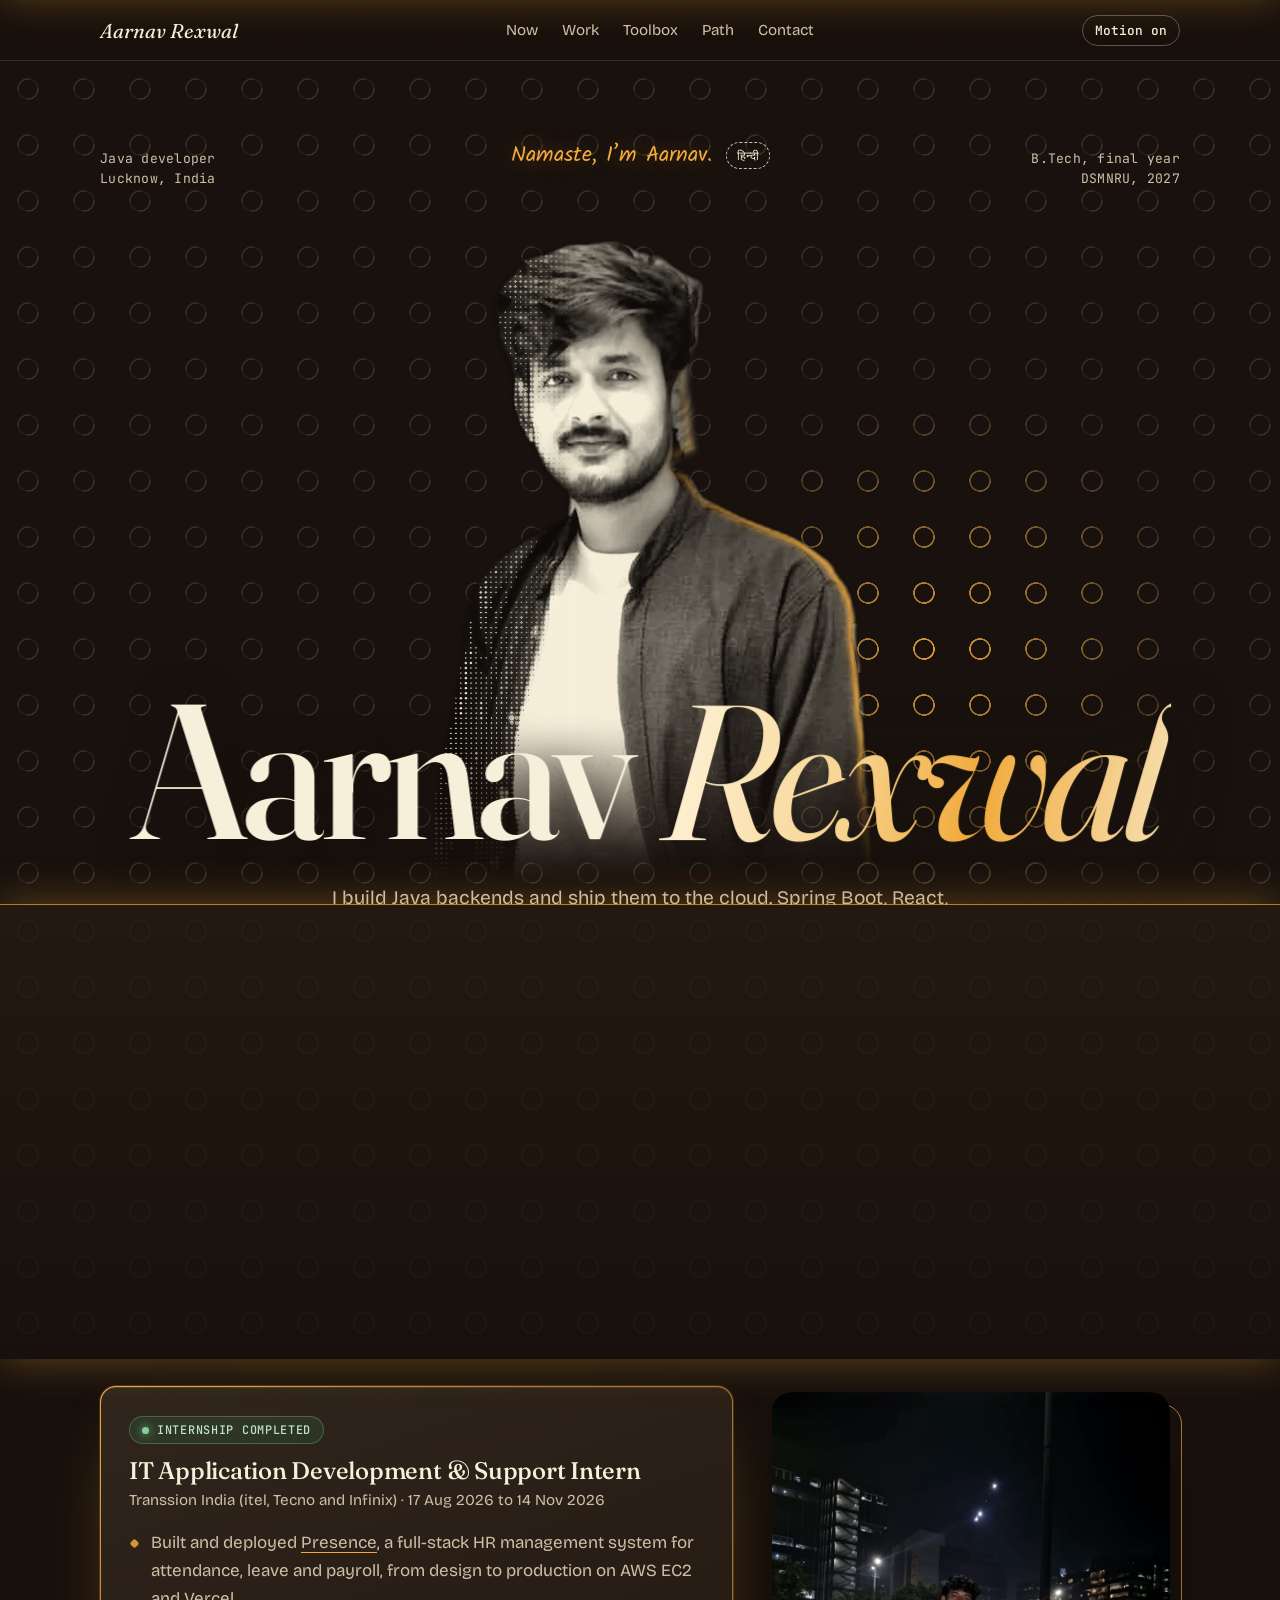
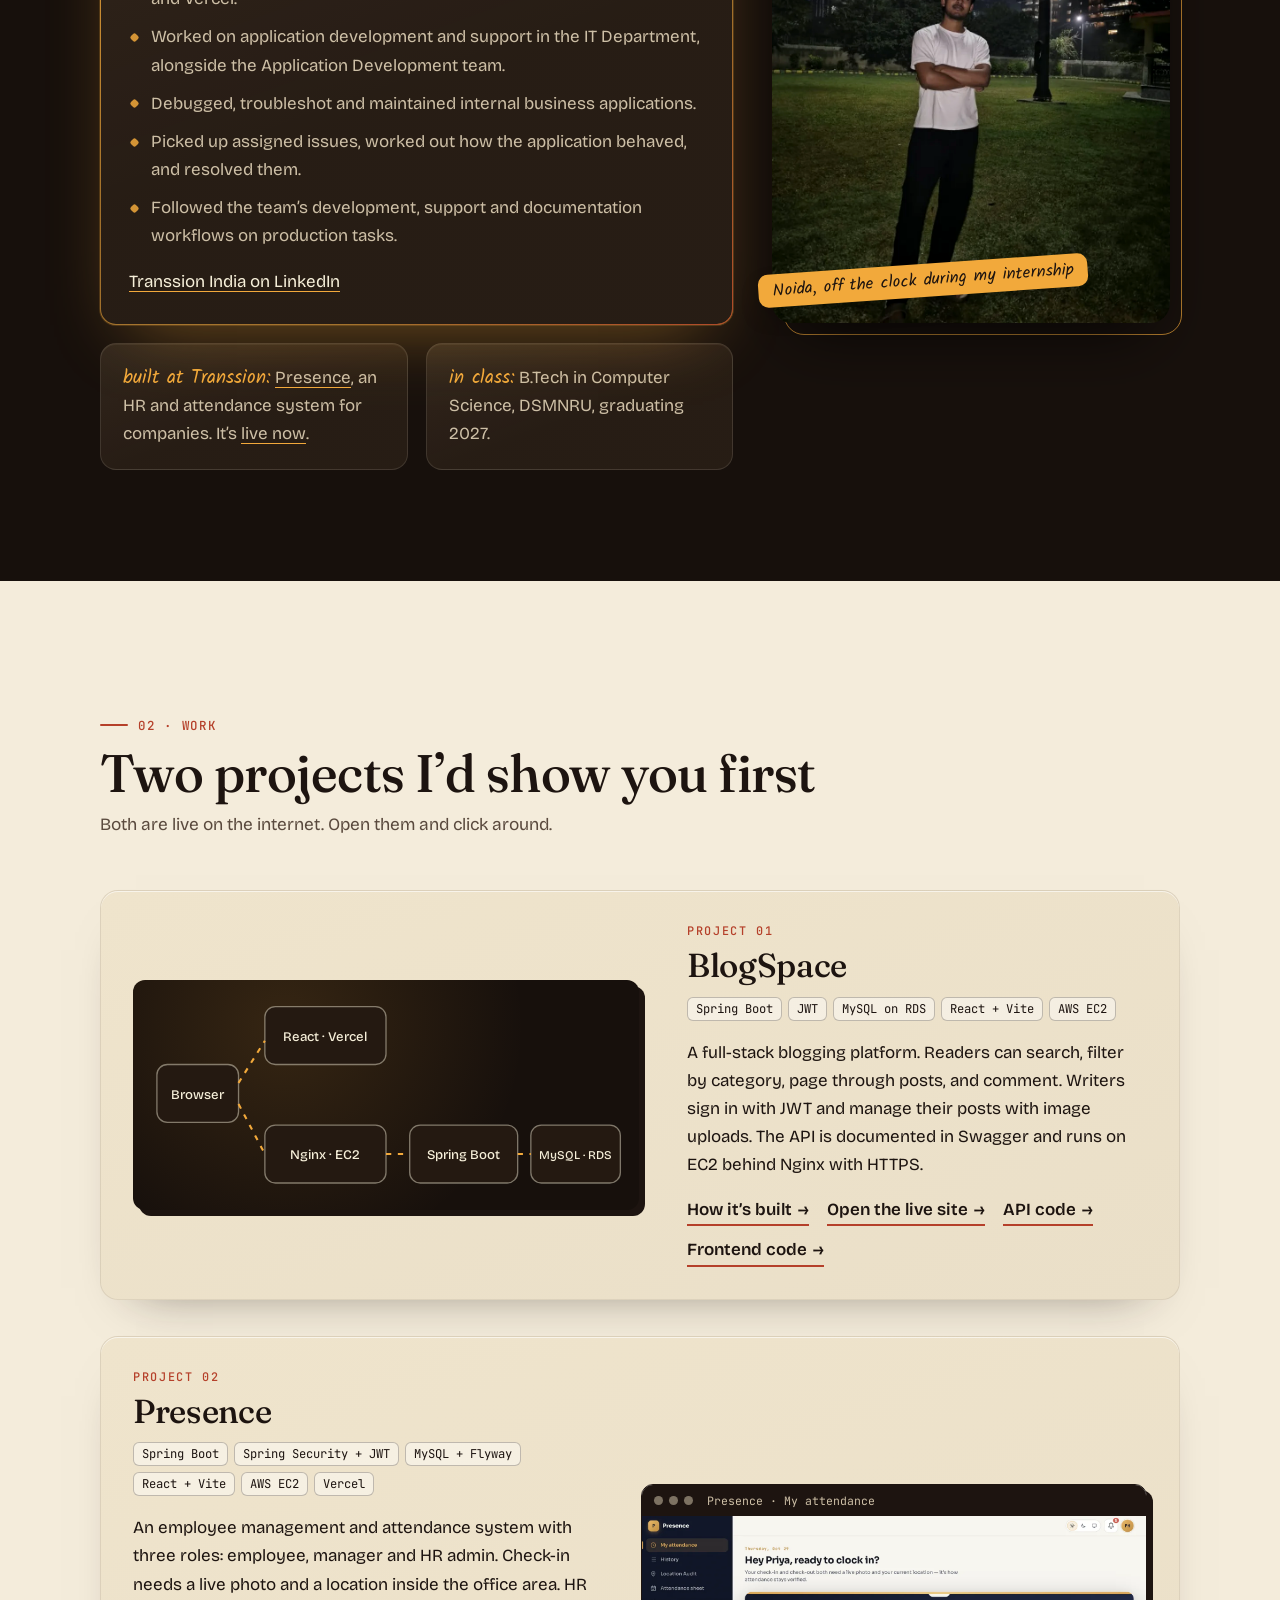
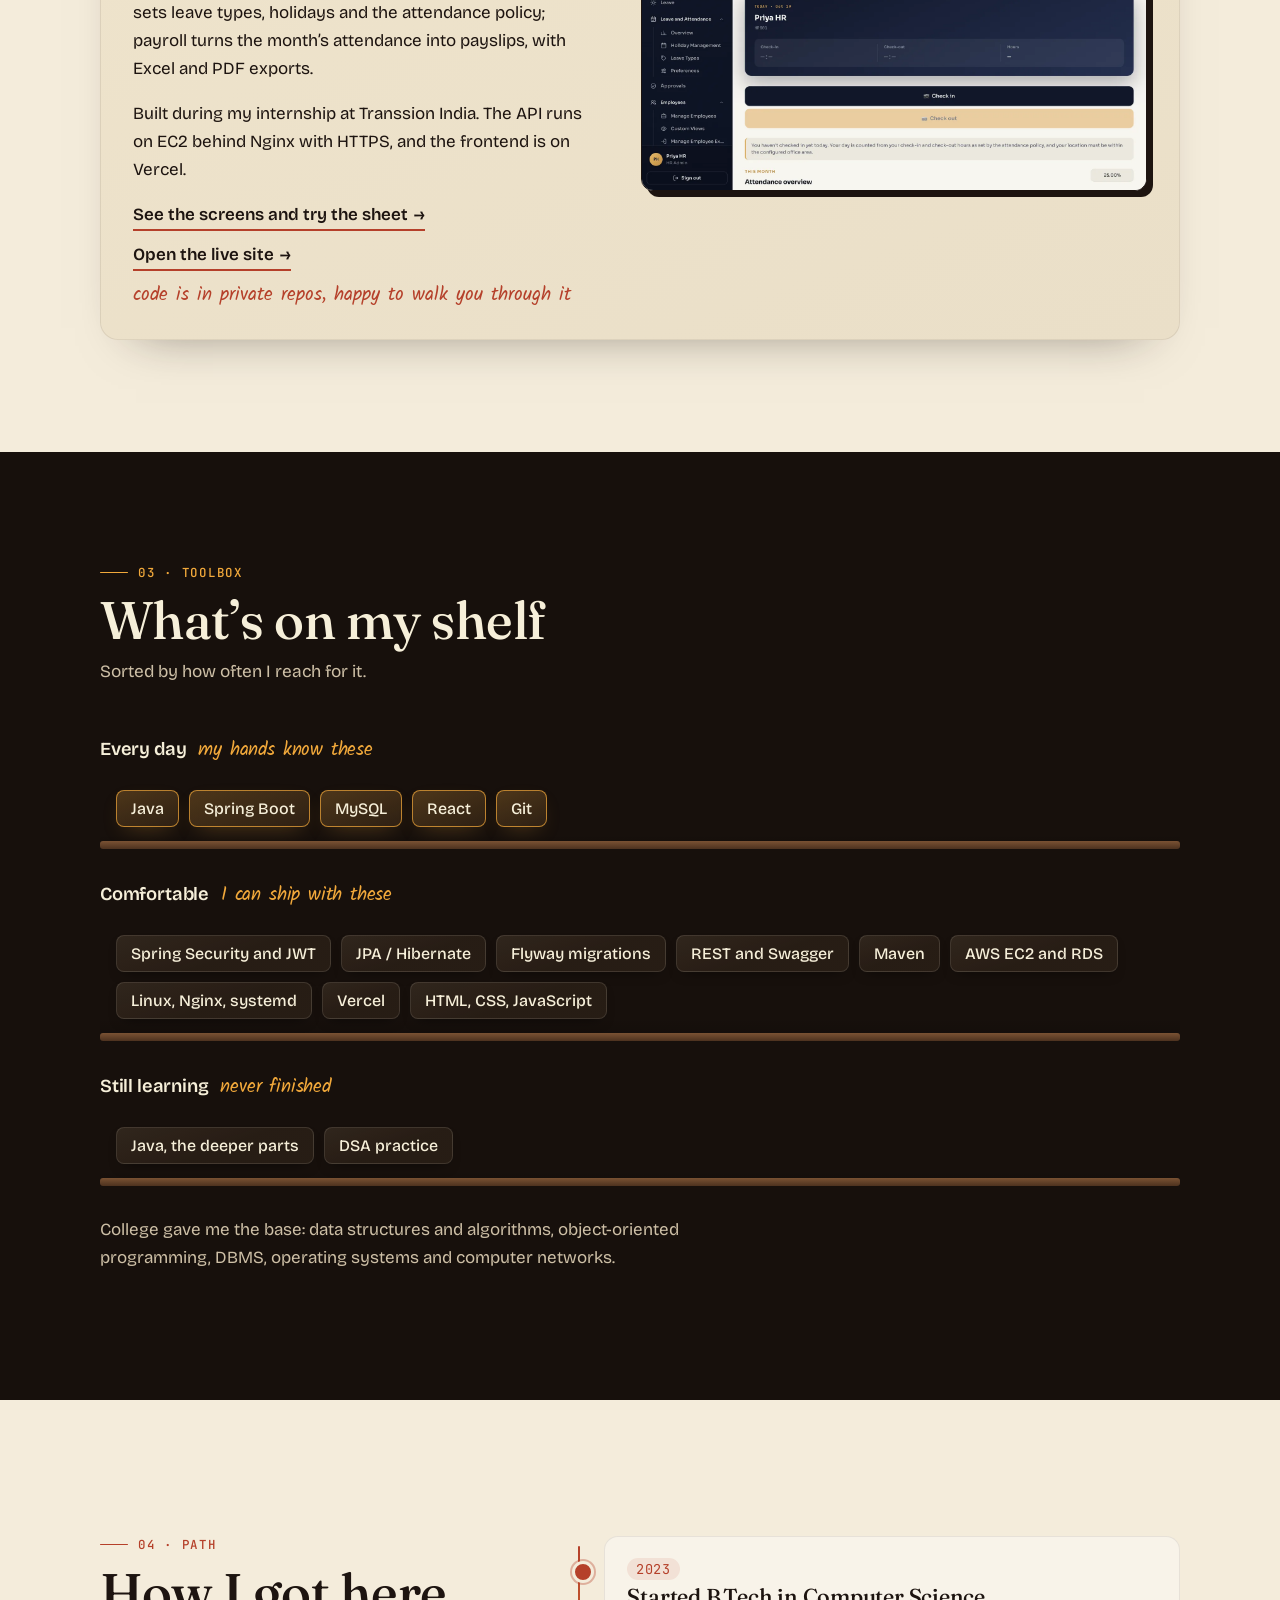
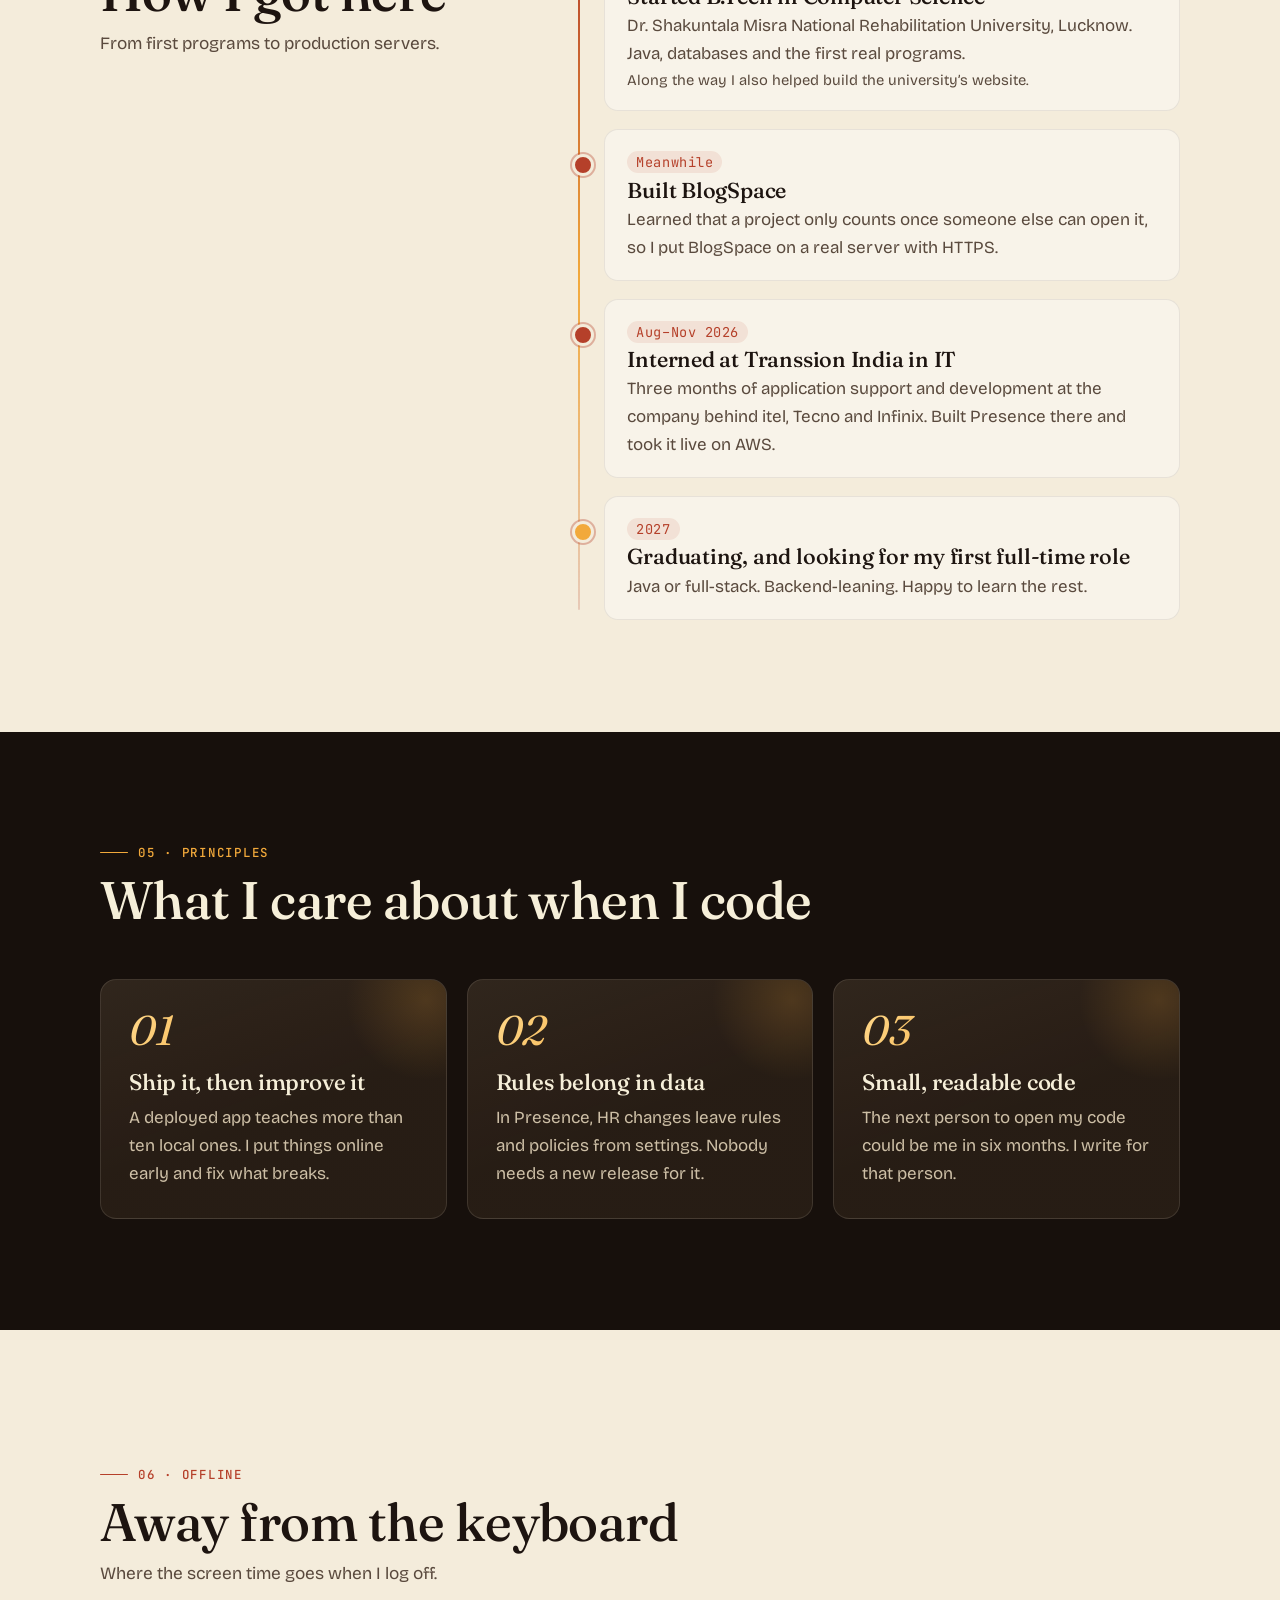
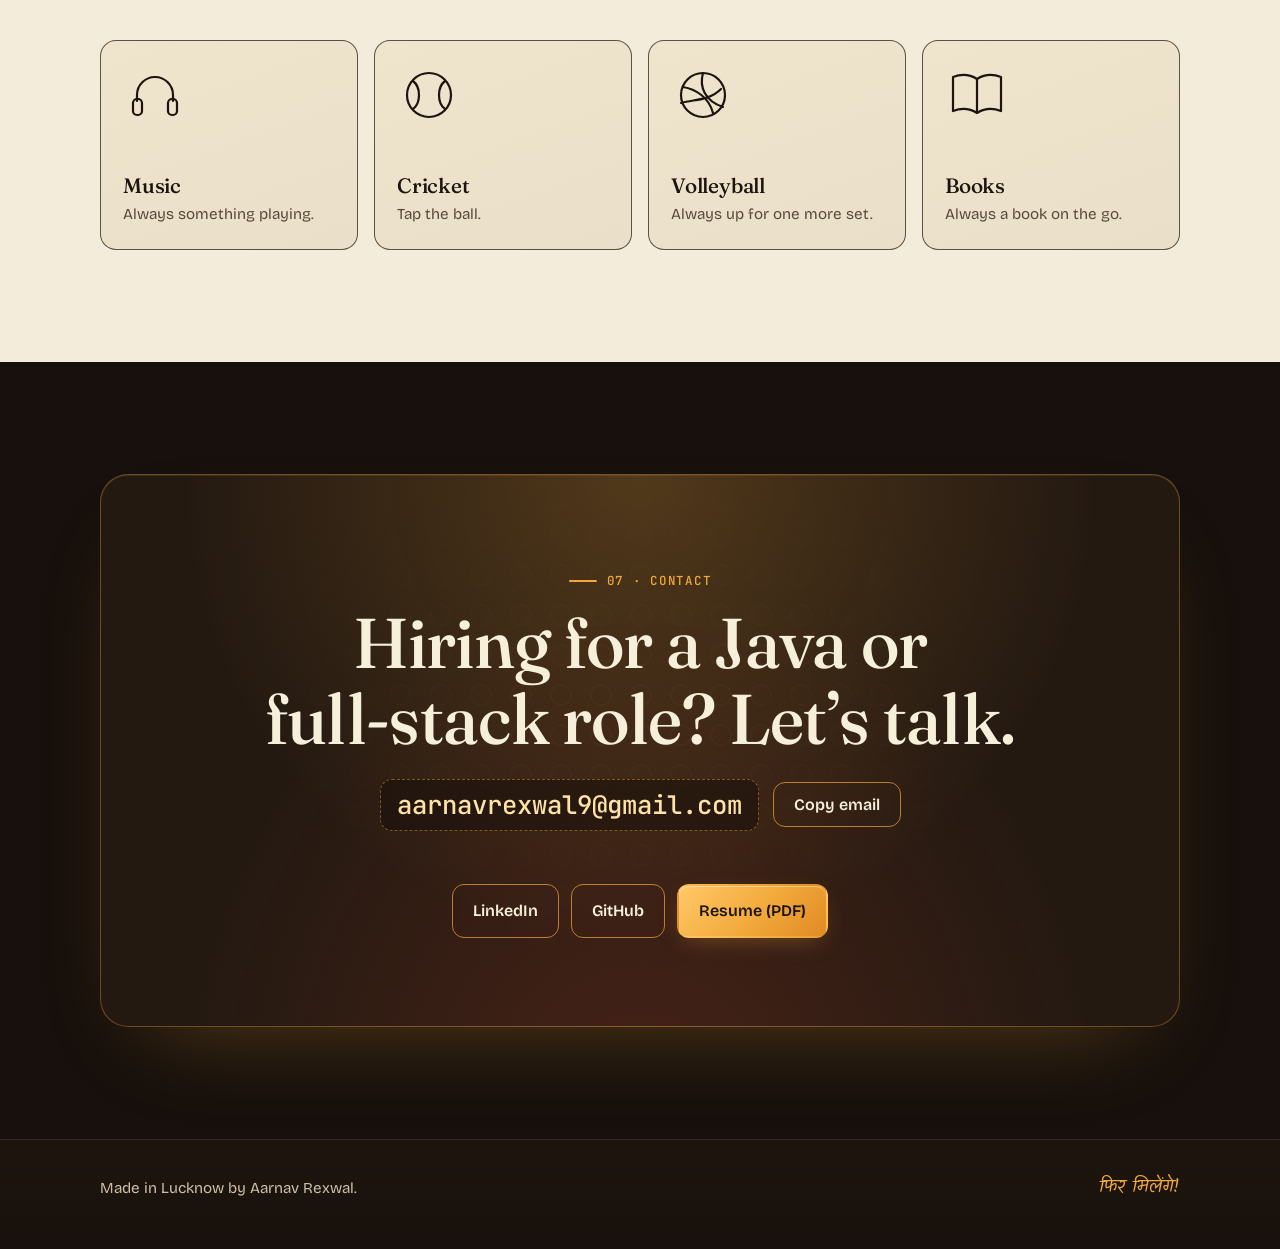
<file: index.html>
<!doctype html>
<html lang="en">
<head>
<meta charset="utf-8">
<meta name="viewport" content="width=device-width,initial-scale=1,viewport-fit=cover">
<title>Aarnav Rexwal, Java Developer</title>
<meta name="description" content="Aarnav Rexwal is a Java and Spring Boot developer from Lucknow. He builds full-stack apps, deploys them on AWS, and recently completed an IT internship at Transsion India.">
<meta name="theme-color" content="#17100C">
<meta property="og:title" content="Aarnav Rexwal, Java Developer">
<meta property="og:description" content="Java, Spring Boot and React. Builds things, then deploys them.">
<meta property="og:type" content="website">
<meta property="og:url" content="https://aarnavrexwal-portfolio-xi-six-22.vercel.app/">
<meta property="og:image" content="https://aarnavrexwal-portfolio-xi-six-22.vercel.app/assets/img/og-image.jpg">
<meta property="og:image:width" content="1200">
<meta property="og:image:height" content="630">
<meta property="og:image:alt" content="Aarnav Rexwal, Java Developer">
<meta name="twitter:card" content="summary_large_image">
<meta name="twitter:image" content="https://aarnavrexwal-portfolio-xi-six-22.vercel.app/assets/img/og-image.jpg">
<link rel="icon" href="assets/favicon.svg" type="image/svg+xml">
<link rel="preconnect" href="https://fonts.googleapis.com">
<link rel="preconnect" href="https://fonts.gstatic.com" crossorigin>
<link rel="stylesheet" href="https://fonts.googleapis.com/css2?family=Fraunces:ital,opsz,wght@0,9..144,400;0,9..144,500;0,9..144,600;1,9..144,400;1,9..144,500&family=Bricolage+Grotesque:opsz,wght@12..96,400;12..96,500;12..96,600&family=JetBrains+Mono:wght@400;500&family=Kalam:wght@400;700&family=Tiro+Devanagari+Hindi&display=swap">
<link rel="stylesheet" href="assets/css/style.css">
<script>
/* Decide before first paint whether the opening animation runs. */
(function(h){var off=false,seen=false;
  try{off=localStorage.getItem('motion')==='off';seen=sessionStorage.getItem('intro-seen')==='1';}catch(e){}
  if(off||matchMedia('(prefers-reduced-motion: reduce)').matches)return;
  h.classList.add('anim');if(!seen)h.classList.add('intro-on');
  setTimeout(function(){h.classList.remove('intro-on');h.classList.add('ready');},6000);
})(document.documentElement);
</script>
</head>
<body>
<div class="intro" aria-hidden="true">
  <div class="intro-p t"></div><div class="intro-p b"></div>
  <div class="intro-in">
    <span class="intro-mark">A<em>R</em></span>
    <span class="intro-word hand" id="intro-word">Namaste</span>
    <span class="intro-bar"><i id="intro-fill"></i></span>
    <span class="intro-count" id="intro-count">000</span>
  </div>
</div>
<a class="skip" href="#main">Skip to content</a>
<div class="progress" aria-hidden="true"></div>
<header class="nav">
  <div class="wrap">
    <a class="brand" href="#top">Aarnav Rexwal</a>
    <nav aria-label="Main"><ul>
      <li><a class="l" href="#now">Now</a></li>
      <li><a class="l" href="#work">Work</a></li>
      <li><a class="l" href="#toolbox">Toolbox</a></li>
      <li><a class="l" href="#path">Path</a></li>
      <li><a class="l" href="#contact">Contact</a></li>
    </ul></nav>
    <button class="switch" type="button" aria-pressed="false">Motion on</button>
  </div>
</header>

<main id="main">
<section class="hero" id="top">
  <div class="jaali" aria-hidden="true"></div>
  <div class="hero-in wrap">
    <p class="side l-side">Java developer<br>Lucknow, India</p>
    <p class="side r-side">B.Tech, final year<br>DSMNRU, 2027</p>
    <div class="greet">
      <span class="hand" id="greet" lang="en">Namaste, I’m Aarnav.</span>
      <button class="lang" type="button" aria-label="Switch greeting to Hindi">हिन्दी</button>
    </div>
    <div class="portrait"><img src="assets/img/hero.webp" width="1000" height="1300" alt="Black-and-gold portrait of Aarnav Rexwal, half in halftone dots" fetchpriority="high"></div>
    <h1 class="bigname"><span>Aarnav</span> <em>Rexwal</em></h1>
    <p class="lede">I build Java backends and ship them to the cloud. Spring Boot, React, AWS, and a habit of putting things online early.</p>
    <div class="cta">
      <a class="btn" href="#work">See what I’ve built</a>
      <a class="btn ghost" href="assets/Aarnav_Rexwal_Resume_Public.pdf" target="_blank" rel="noopener">Open my resume (PDF)</a>
    </div>
  </div>
  <a class="scroll-cue" href="#now" aria-label="Scroll to the next section"><span></span></a>
</section>

<section class="sec" id="now" aria-labelledby="now-h">
  <div class="wrap">
    <div class="sec-head rv"><span class="eyebrow">01 · Now</span><h2 id="now-h">What I’m doing right now</h2><p>Just finished my internship, and still building on the side.</p></div>
    <div class="now-grid">
      <div class="now-main">
      <article class="card hl rv">
        <span class="badge">Internship completed</span>
        <h3>IT Application Development &amp; Support Intern</h3>
        <p class="meta">Transsion India (itel, Tecno and Infinix) · 17 Aug 2026 to 14 Nov 2026</p>
        <ul>
          <li>Built and deployed <a href="work/presence.html">Presence</a>, a full-stack HR management system for attendance, leave and payroll, from design to production on AWS EC2 and Vercel.</li>
          <li>Worked on application development and support in the IT Department, alongside the Application Development team.</li>
          <li>Debugged, troubleshot and maintained internal business applications.</li>
          <li>Picked up assigned issues, worked out how the application behaved, and resolved them.</li>
          <li>Followed the team’s development, support and documentation workflows on production tasks.</li>
        </ul>
        <p style="margin:18px 0 0"><a href="https://www.linkedin.com/company/transsion-india/posts/" target="_blank" rel="noopener">Transsion India on LinkedIn</a></p>
      </article>
      <div class="small-notes rowed">
        <div class="card rv"><p><span class="hand">built at Transsion:</span> <a href="work/presence.html">Presence</a>, an HR and attendance system for companies. It’s <a href="https://hrms-fronted-two.vercel.app" target="_blank" rel="noopener">live now</a>.</p></div>
        <div class="card rv"><p><span class="hand">in class:</span> B.Tech in Computer Science, DSMNRU, graduating 2027.</p></div>
      </div>
      </div>
      <div class="photo-col">
        <figure class="photo-frame rv"><img src="assets/img/standing.webp" width="900" height="1200" loading="lazy" alt="Aarnav in Noida during his internship, standing with arms crossed in a white T-shirt on a lawn at night, office buildings lit up behind him"><figcaption class="hand">Noida, off the clock during my internship</figcaption></figure>
      </div>
    </div>
  </div>
</section>

<div class="edge" aria-hidden="true"></div>
<section class="sec paper" id="work" aria-labelledby="work-h" style="margin-top:-24px;padding-top:calc(clamp(64px,9vw,112px) + 24px)">
  <div class="wrap">
    <div class="sec-head rv"><span class="eyebrow">02 · Work</span><h2 id="work-h">Two projects I’d show you first</h2><p>Both are live on the internet. Open them and click around.</p></div>
    <div class="work-list">
      <article class="proj rv">
        <div class="shot"><div class="diagram">
          <svg viewBox="0 0 360 150" role="img" aria-label="Request path: browser to Vercel, then Nginx on EC2, Spring Boot, MySQL on RDS" class="mini">
            <style>.mn rect{fill:#241911;stroke:#F6EFD9;stroke-opacity:.45}.mn text{fill:#F6EFD9;font:500 10px 'Bricolage Grotesque',sans-serif;text-anchor:middle}.mw{stroke:#F2A93B;stroke-width:1.6;fill:none;stroke-dasharray:4 5}</style>
            <g class="mn"><rect x="6" y="52" width="62" height="44" rx="8"/><text x="37" y="78">Browser</text>
            <rect x="88" y="8" width="92" height="44" rx="8"/><text x="134" y="34">React · Vercel</text>
            <rect x="88" y="98" width="92" height="44" rx="8"/><text x="134" y="124">Nginx · EC2</text>
            <rect x="198" y="98" width="82" height="44" rx="8"/><text x="239" y="124">Spring Boot</text>
            <rect x="290" y="98" width="68" height="44" rx="8"/><text x="324" y="124" style="font-size:9px">MySQL · RDS</text></g>
            <path class="mw" d="M68 66 L88 34 M68 82 L88 120 M180 120 L198 120 M280 120 L290 120"/>
          </svg></div></div>
        <div>
          <h3 data-n="01">BlogSpace</h3>
          <ul class="tags"><li>Spring Boot</li><li>JWT</li><li>MySQL on RDS</li><li>React + Vite</li><li>AWS EC2</li></ul>
          <p>A full-stack blogging platform. Readers can search, filter by category, page through posts, and comment. Writers sign in with JWT and manage their posts with image uploads. The API is documented in Swagger and runs on EC2 behind Nginx with HTTPS.</p>
          <div class="links"><a href="work/blogspace.html">How it’s built</a><a href="https://blog-app-frontend-chi-brown.vercel.app/" target="_blank" rel="noopener">Open the live site</a><a href="https://github.com/AarnavRexwal/Blog-app-apis" target="_blank" rel="noopener">API code</a><a href="https://github.com/AarnavRexwal/blog-app-frontend" target="_blank" rel="noopener">Frontend code</a></div>
        </div>
      </article>
      <article class="proj rv">
        <div class="shot"><div class="browser"><div class="bar"><i></i><i></i><i></i><span>Presence · My attendance</span></div><img src="assets/img/presence-checkin.webp" width="1600" height="870" loading="lazy" alt="Presence attendance app: a dark navy check-in card with Check in and Check out buttons"></div></div>
        <div>
          <h3 data-n="02">Presence</h3>
          <ul class="tags"><li>Spring Boot</li><li>Spring Security + JWT</li><li>MySQL + Flyway</li><li>React + Vite</li><li>AWS EC2</li><li>Vercel</li></ul>
          <p>An employee management and attendance system with three roles: employee, manager and HR admin. Check-in needs a live photo and a location inside the office area. HR sets leave types, holidays and the attendance policy; payroll turns the month’s attendance into payslips, with Excel and PDF exports.</p>
          <p>Built during my internship at Transsion India. The API runs on EC2 behind Nginx with HTTPS, and the frontend is on Vercel.</p>
          <div class="links"><a href="work/presence.html">See the screens and try the sheet</a><a href="https://hrms-fronted-two.vercel.app" target="_blank" rel="noopener">Open the live site</a></div>
          <p class="hand" style="margin:12px 0 0">code is in private repos, happy to walk you through it</p>
        </div>
      </article>
    </div>
  </div>
</section>

<section class="sec" id="toolbox" aria-labelledby="tb-h">
  <div class="wrap">
    <div class="sec-head rv"><span class="eyebrow">03 · Toolbox</span><h2 id="tb-h">What’s on my shelf</h2><p>Sorted by how often I reach for it.</p></div>
    <div class="shelves">
      <div class="shelf daily rv"><h3>Every day <span class="hand">my hands know these</span></h3>
        <ul class="items"><li>Java</li><li>Spring Boot</li><li>MySQL</li><li>React</li><li>Git</li></ul></div>
      <div class="shelf rv"><h3>Comfortable <span class="hand">I can ship with these</span></h3>
        <ul class="items"><li>Spring Security and JWT</li><li>JPA / Hibernate</li><li>Flyway migrations</li><li>REST and Swagger</li><li>Maven</li><li>AWS EC2 and RDS</li><li>Linux, Nginx, systemd</li><li>Vercel</li><li>HTML, CSS, JavaScript</li></ul></div>
      <div class="shelf rv"><h3>Still learning <span class="hand">never finished</span></h3>
        <ul class="items"><li>Java, the deeper parts</li><li>DSA practice</li></ul></div>
    </div>
    <p class="course rv">College gave me the base: data structures and algorithms, object-oriented programming, DBMS, operating systems and computer networks.</p>
  </div>
</section>

<div class="edge" aria-hidden="true"></div>
<section class="sec paper" id="path" aria-labelledby="path-h" style="margin-top:-24px;padding-top:calc(clamp(64px,9vw,112px) + 24px)">
  <div class="wrap">
    <div class="sec-head rv"><span class="eyebrow">04 · Path</span><h2 id="path-h">How I got here</h2><p>From first programs to production servers.</p></div>
    <ol class="path rv">
      <li><span class="when">2023</span><h3>Started B.Tech in Computer Science</h3><p>Dr. Shakuntala Misra National Rehabilitation University, Lucknow. Java, databases and the first real programs.</p><p class="tiny">Along the way I also helped build the university’s website.</p></li>
      <li><span class="when">Meanwhile</span><h3>Built BlogSpace</h3><p>Learned that a project only counts once someone else can open it, so I put BlogSpace on a real server with HTTPS.</p></li>
      <li><span class="when">Aug–Nov 2026</span><h3>Interned at Transsion India in IT</h3><p>Three months of application support and development at the company behind itel, Tecno and Infinix. Built Presence there and took it live on AWS.</p></li>
      <li><span class="when">2027</span><h3>Graduating, and looking for my first full-time role</h3><p>Java or full-stack. Backend-leaning. Happy to learn the rest.</p></li>
    </ol>
  </div>
</section>

<section class="sec" aria-labelledby="care-h">
  <div class="wrap">
    <div class="sec-head rv"><span class="eyebrow">05 · Principles</span><h2 id="care-h">What I care about when I code</h2></div>
    <div class="beliefs">
      <div class="belief rv"><h3>Ship it, then improve it</h3><p>A deployed app teaches more than ten local ones. I put things online early and fix what breaks.</p></div>
      <div class="belief rv"><h3>Rules belong in data</h3><p>In Presence, HR changes leave rules and policies from settings. Nobody needs a new release for it.</p></div>
      <div class="belief rv"><h3>Small, readable code</h3><p>The next person to open my code could be me in six months. I write for that person.</p></div>
    </div>
  </div>
</section>

<div class="edge" aria-hidden="true"></div>
<section class="sec paper" aria-labelledby="bk-h" style="margin-top:-24px;padding-top:calc(clamp(64px,9vw,112px) + 24px)">
  <div class="wrap">
    <div class="sec-head rv"><span class="eyebrow">06 · Offline</span><h2 id="bk-h">Away from the keyboard</h2><p>Where the screen time goes when I log off.</p></div>
    <div class="tiles">
      <div class="tile rv"><svg viewBox="0 0 64 64" aria-hidden="true"><path d="M14 38v-6a18 18 0 0 1 36 0v6"/><rect x="10" y="36" width="9" height="16" rx="4"/><rect x="45" y="36" width="9" height="16" rx="4"/></svg><div><h3>Music</h3><p>Always something playing.</p></div></div>
      <div class="tile rv"><button class="ball" id="ball" type="button" aria-label="Play a shot"><svg viewBox="0 0 64 64" aria-hidden="true"><circle cx="32" cy="32" r="22"/><path d="M16 18c8 6 8 22 0 28M48 18c-8 6-8 22 0 28"/></svg></button><div><h3>Cricket</h3><p>Tap the ball. <span id="six-msg"></span></p></div></div>
      <div class="tile rv"><svg viewBox="0 0 64 64" aria-hidden="true"><circle cx="32" cy="32" r="22"/><path d="M12 24c12 2 26 10 30 26M32 10c-4 14 2 28 20 34M10 40c14-4 28-2 40-14"/></svg><div><h3>Volleyball</h3><p>Always up for one more set.</p></div></div>
      <div class="tile rv"><svg viewBox="0 0 64 64" aria-hidden="true"><path d="M8 14c8-3 16-3 24 2v34c-8-5-16-5-24-2zM56 14c-8-3-16-3-24 2v34c8-5 16-5 24-2z"/></svg><div><h3>Books</h3><p>Always a book on the go.</p></div></div>
    </div>
  </div>
</section>
<span class="six" aria-hidden="true"></span>

<section class="sec contact" id="contact" aria-labelledby="ct-h">
  <div class="wrap"><div class="contact-card">
    <span class="eyebrow rv">07 · Contact</span>
    <h2 id="ct-h" class="rv">Hiring for a Java or <span style="white-space:nowrap">full-stack</span> role? Let’s talk.</h2>
    <div class="mailrow rv"><span class="mail" id="mail">aarnavrexwal9@gmail.com</span><button class="btn ghost" id="copy-mail" type="button">Copy email</button></div>
    <p class="status" id="copy-status" role="status"></p>
    <div class="contact-links rv">
      <a class="btn ghost" href="https://www.linkedin.com/in/aarnav-rexwal" target="_blank" rel="noopener">LinkedIn</a>
      <a class="btn ghost" href="https://github.com/AarnavRexwal" target="_blank" rel="noopener">GitHub</a>
      <a class="btn" href="assets/Aarnav_Rexwal_Resume_Public.pdf" target="_blank" rel="noopener">Resume (PDF)</a>
    </div>
  </div></div>
</section>
</main>

<footer><div class="wrap"><span>Made in Lucknow by Aarnav Rexwal.</span><span class="hand" lang="hi">फिर मिलेंगे!</span></div></footer>
<script src="assets/js/main.js"></script>
</body>
</html>
</file>
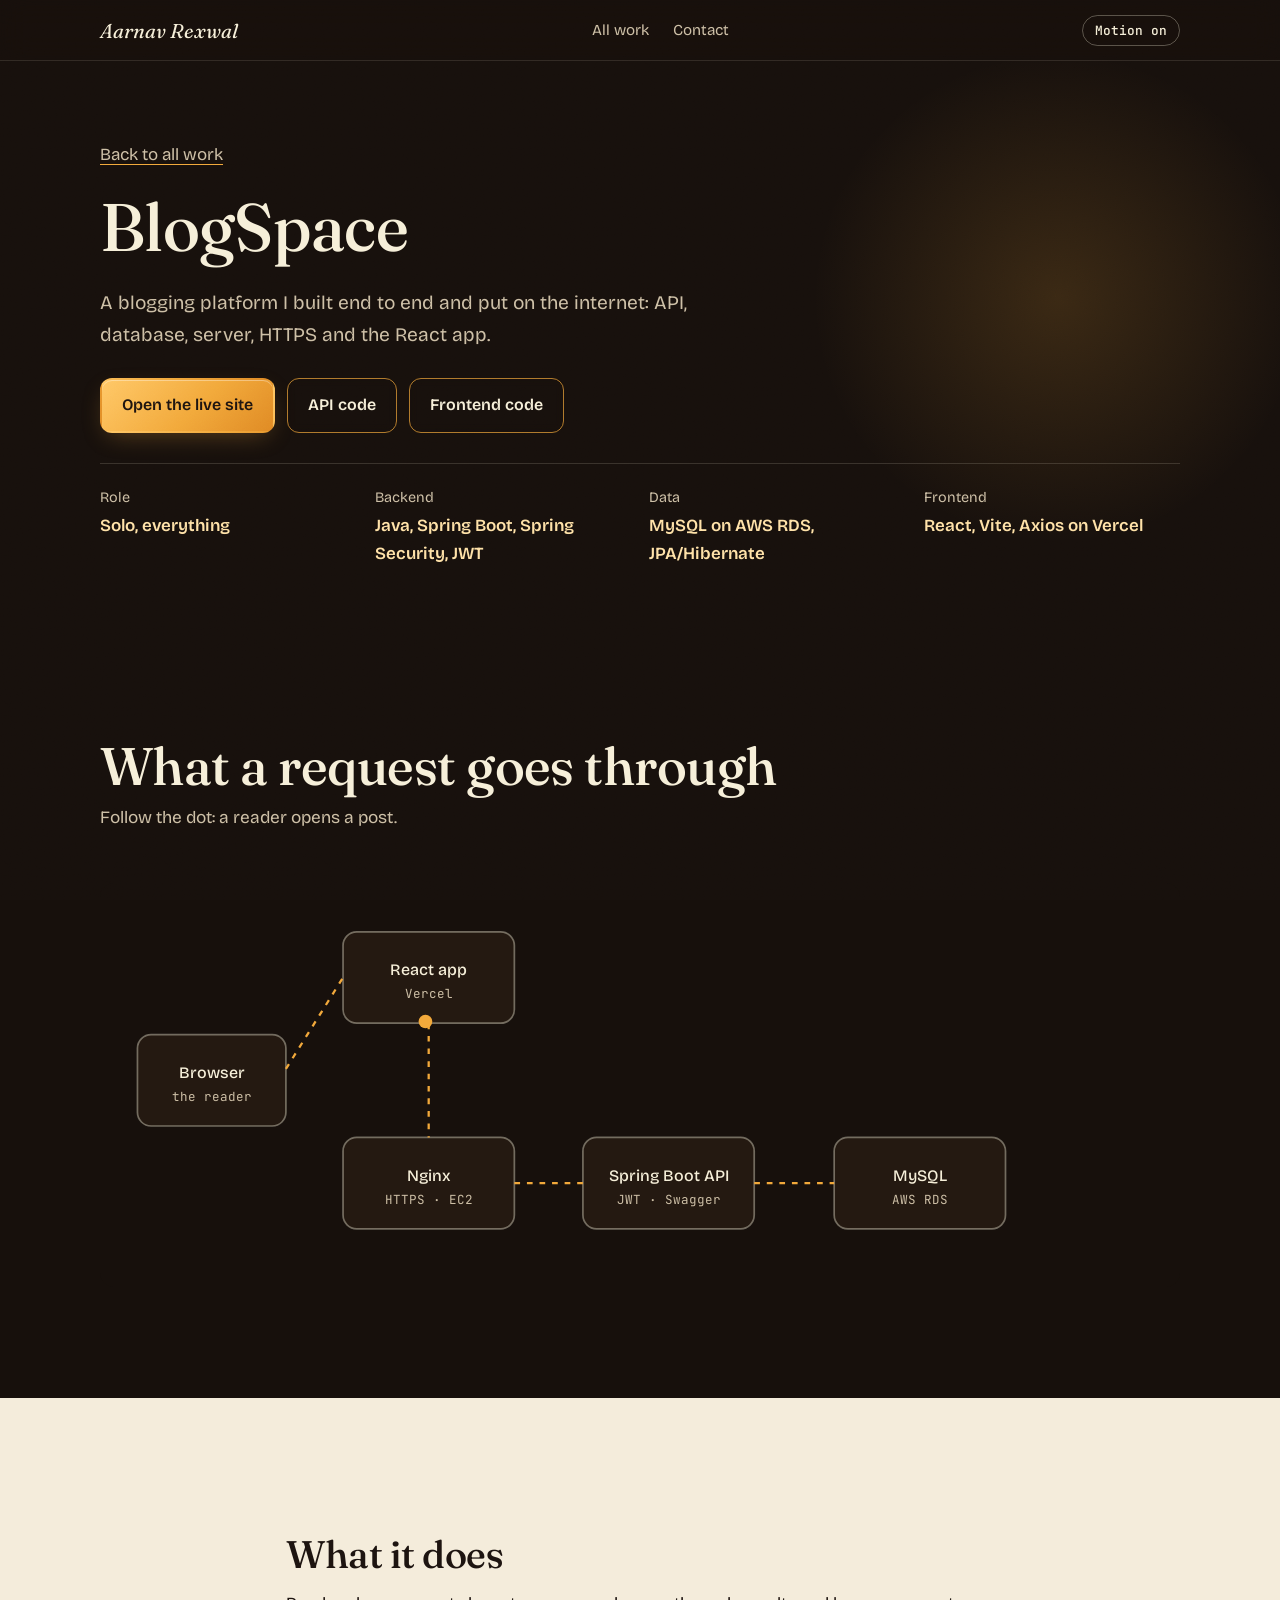
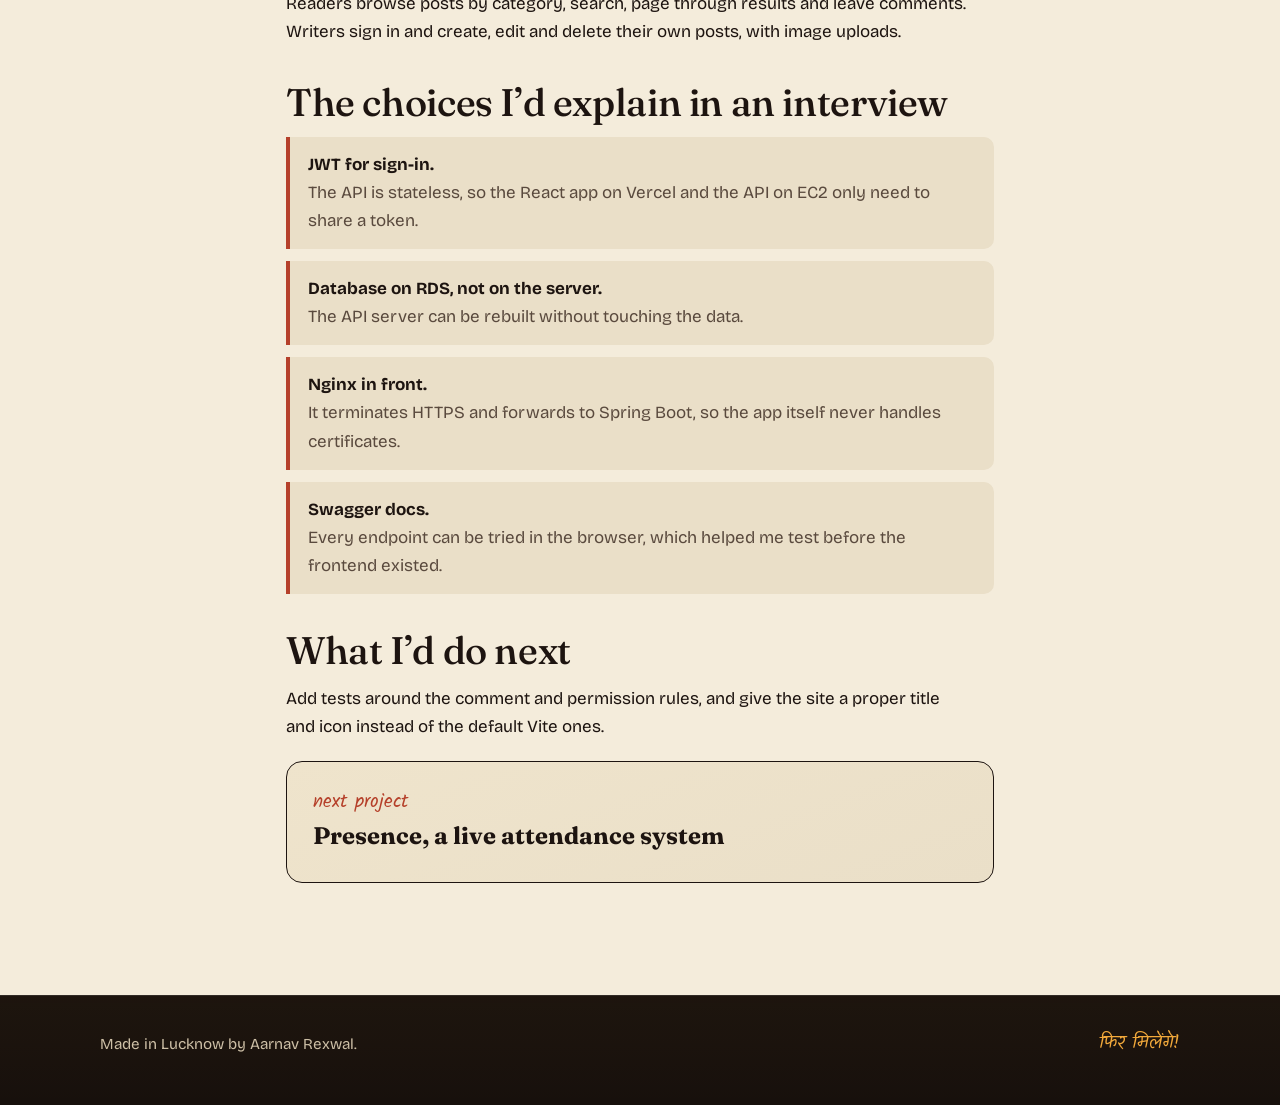
<file: work/blogspace.html>
<!doctype html>
<html lang="en">
<head>
<meta charset="utf-8">
<meta name="viewport" content="width=device-width,initial-scale=1,viewport-fit=cover">
<title>BlogSpace, a case study</title>
<meta name="description" content="How Aarnav built and deployed BlogSpace: Spring Boot API, MySQL on RDS, React frontend, Nginx and HTTPS on EC2.">
<meta name="theme-color" content="#17100C">
<link rel="icon" href="../assets/favicon.svg" type="image/svg+xml">
<link rel="preconnect" href="https://fonts.googleapis.com">
<link rel="preconnect" href="https://fonts.gstatic.com" crossorigin>
<link rel="stylesheet" href="https://fonts.googleapis.com/css2?family=Fraunces:ital,opsz,wght@0,9..144,400;0,9..144,500;0,9..144,600;1,9..144,400;1,9..144,500&family=Bricolage+Grotesque:opsz,wght@12..96,400;12..96,500;12..96,600&family=JetBrains+Mono:wght@400;500&family=Kalam:wght@400;700&display=swap">
<link rel="stylesheet" href="../assets/css/style.css">
</head>
<body>
<a class="skip" href="#main">Skip to content</a>
<header class="nav"><div class="wrap">
  <a class="brand" href="../index.html">Aarnav Rexwal</a>
  <nav aria-label="Main"><ul><li><a class="l" href="../index.html#work">All work</a></li><li><a class="l" href="../index.html#contact">Contact</a></li></ul></nav>
  <button class="switch" type="button" aria-pressed="false">Motion on</button>
</div></header>
<main id="main">

<section class="case-hero"><div class="wrap">
  <a class="back" href="../index.html#work">Back to all work</a>
  <h1>BlogSpace</h1>
  <p class="lede">A blogging platform I built end to end and put on the internet: API, database, server, HTTPS and the React app.</p>
  <div class="cta"><a class="btn" href="https://blog-app-frontend-chi-brown.vercel.app/" target="_blank" rel="noopener">Open the live site</a><a class="btn ghost" href="https://github.com/AarnavRexwal/Blog-app-apis" target="_blank" rel="noopener">API code</a><a class="btn ghost" href="https://github.com/AarnavRexwal/blog-app-frontend" target="_blank" rel="noopener">Frontend code</a></div>
  <dl class="case-meta"><div><dt>Role</dt><dd>Solo, everything</dd></div><div><dt>Backend</dt><dd>Java, Spring Boot, Spring Security, JWT</dd></div><div><dt>Data</dt><dd>MySQL on AWS RDS, JPA/Hibernate</dd></div><div><dt>Frontend</dt><dd>React, Vite, Axios on Vercel</dd></div></dl>
</div></section>

<section class="sec"><div class="wrap">
  <div class="sec-head"><h2>What a request goes through</h2><p>Follow the dot: a reader opens a post.</p></div>
  <div class="arch-diagram">
  <svg viewBox="0 0 900 300" role="img" aria-label="A request travels from the browser to the React app on Vercel, then to Nginx on an EC2 server with HTTPS, into the Spring Boot API, and to MySQL on AWS RDS.">
    <g class="node">
      <rect x="10" y="110" width="130" height="80" rx="12"/><text x="75" y="148" text-anchor="middle">Browser</text><text class="sub" x="75" y="168" text-anchor="middle">the reader</text>
      <rect x="190" y="20" width="150" height="80" rx="12"/><text x="265" y="58" text-anchor="middle">React app</text><text class="sub" x="265" y="78" text-anchor="middle">Vercel</text>
      <rect x="190" y="200" width="150" height="80" rx="12"/><text x="265" y="238" text-anchor="middle">Nginx</text><text class="sub" x="265" y="258" text-anchor="middle">HTTPS · EC2</text>
      <rect x="400" y="200" width="150" height="80" rx="12"/><text x="475" y="238" text-anchor="middle">Spring Boot API</text><text class="sub" x="475" y="258" text-anchor="middle">JWT · Swagger</text>
      <rect x="620" y="200" width="150" height="80" rx="12"/><text x="695" y="238" text-anchor="middle">MySQL</text><text class="sub" x="695" y="258" text-anchor="middle">AWS RDS</text>
    </g>
    <path id="p1" class="wire" d="M140 140 L190 60"/>
    <path id="p2" class="wire" d="M265 100 C 265 140, 265 160, 265 200"/>
    <path id="p3" class="wire" d="M340 240 L400 240"/>
    <path id="p4" class="wire" d="M550 240 L620 240"/>
    <circle class="dot" r="6"><animateMotion dur="5s" repeatCount="indefinite" path="M140 140 L190 60 L265 100 L265 200 L340 240 L400 240 L550 240 L620 240"/></circle>
  </svg></div>
</div></section>

<div class="edge" aria-hidden="true"></div>
<section class="sec paper" style="margin-top:-24px;padding-top:calc(clamp(64px,9vw,112px) + 24px)"><div class="wrap prose">
  <h2>What it does</h2>
  <p>Readers browse posts by category, search, page through results and leave comments. Writers sign in and create, edit and delete their own posts, with image uploads.</p>
  <h2 style="margin-top:36px">The choices I’d explain in an interview</h2>
  <ul class="rule-list">
    <li><b>JWT for sign-in.</b>The API is stateless, so the React app on Vercel and the API on EC2 only need to share a token.</li>
    <li><b>Database on RDS, not on the server.</b>The API server can be rebuilt without touching the data.</li>
    <li><b>Nginx in front.</b>It terminates HTTPS and forwards to Spring Boot, so the app itself never handles certificates.</li>
    <li><b>Swagger docs.</b>Every endpoint can be tried in the browser, which helped me test before the frontend existed.</li>
  </ul>
  <h2 style="margin-top:36px">What I’d do next</h2>
  <p>Add tests around the comment and permission rules, and give the site a proper title and icon instead of the default Vite ones.</p>
  <a class="next-case" style="border-color:var(--ink)" href="presence.html"><span class="hand">next project</span><br><strong style="font-family:var(--f-display);font-size:1.5rem">Presence, a live attendance system</strong></a>
</div></section>
</main>
<footer><div class="wrap"><span>Made in Lucknow by Aarnav Rexwal.</span><span class="hand" lang="hi">फिर मिलेंगे!</span></div></footer>
<script src="../assets/js/main.js"></script>
</body>
</html>
</file>
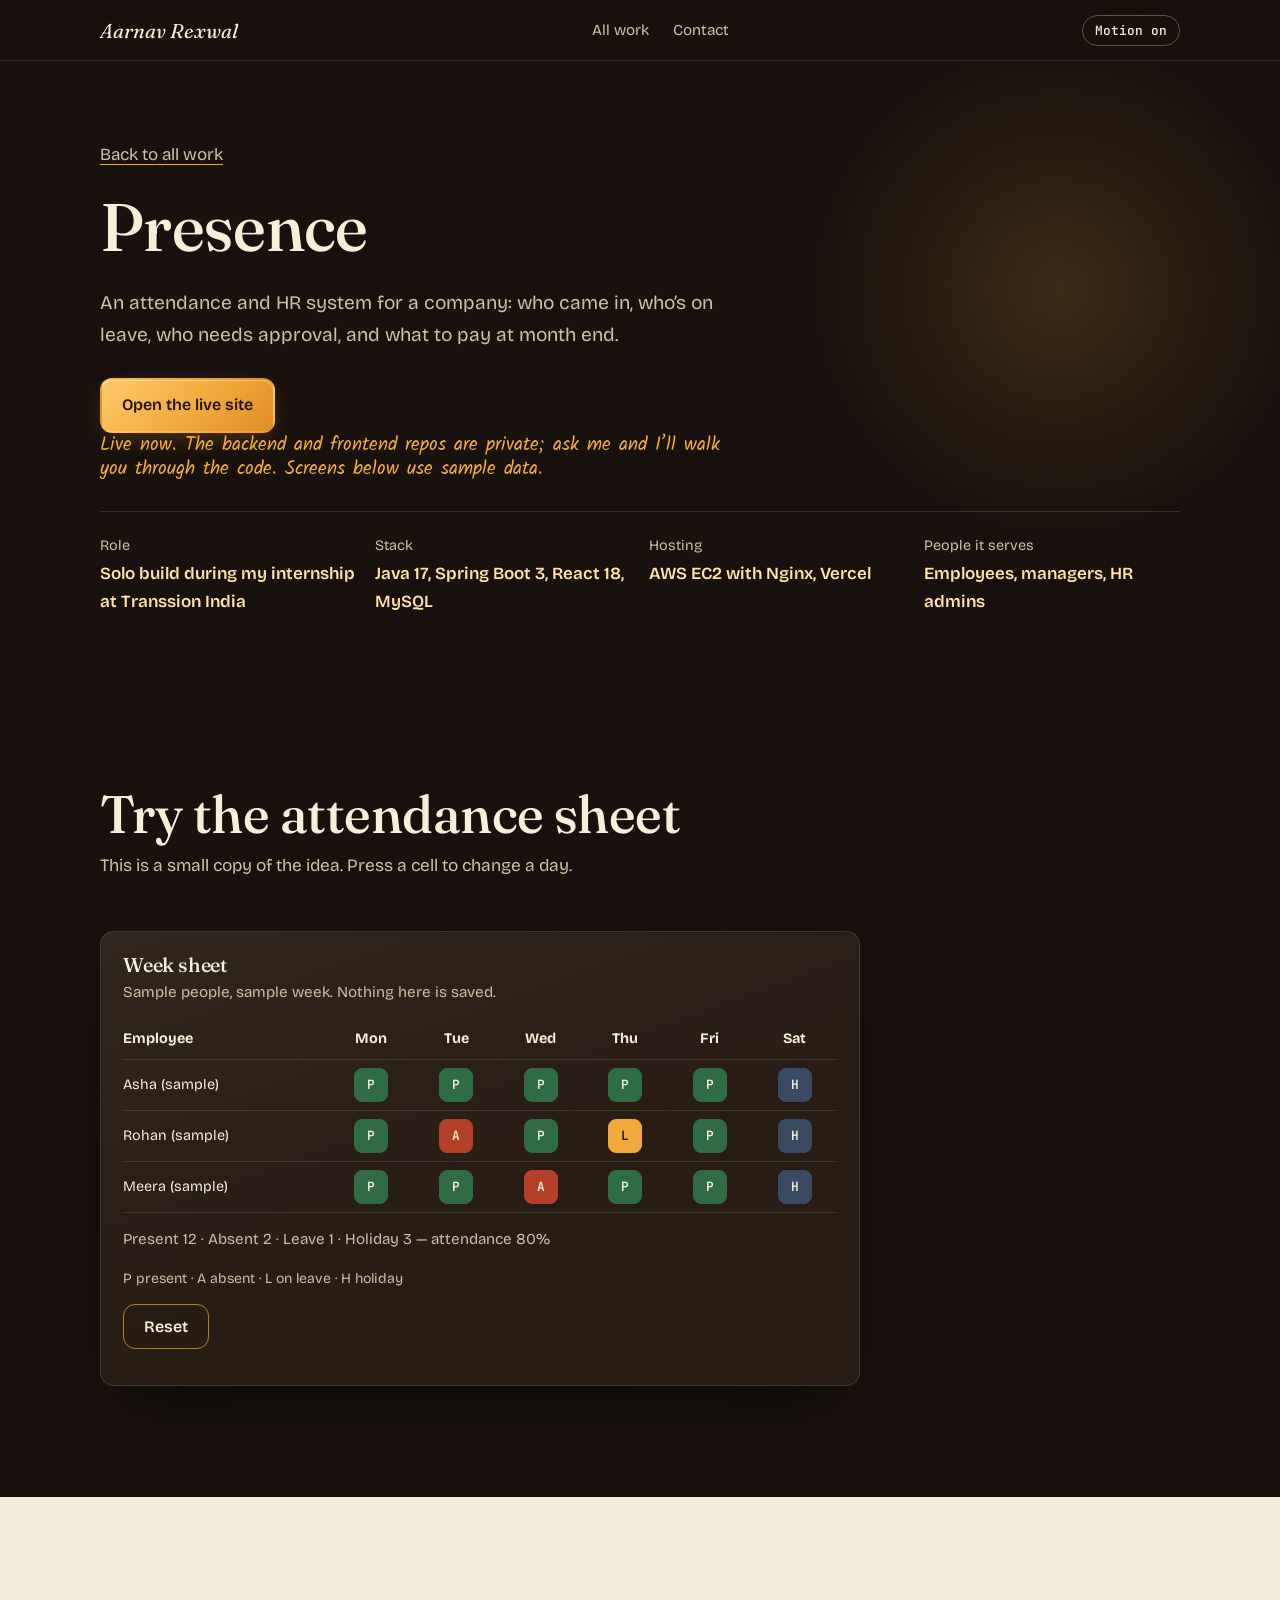
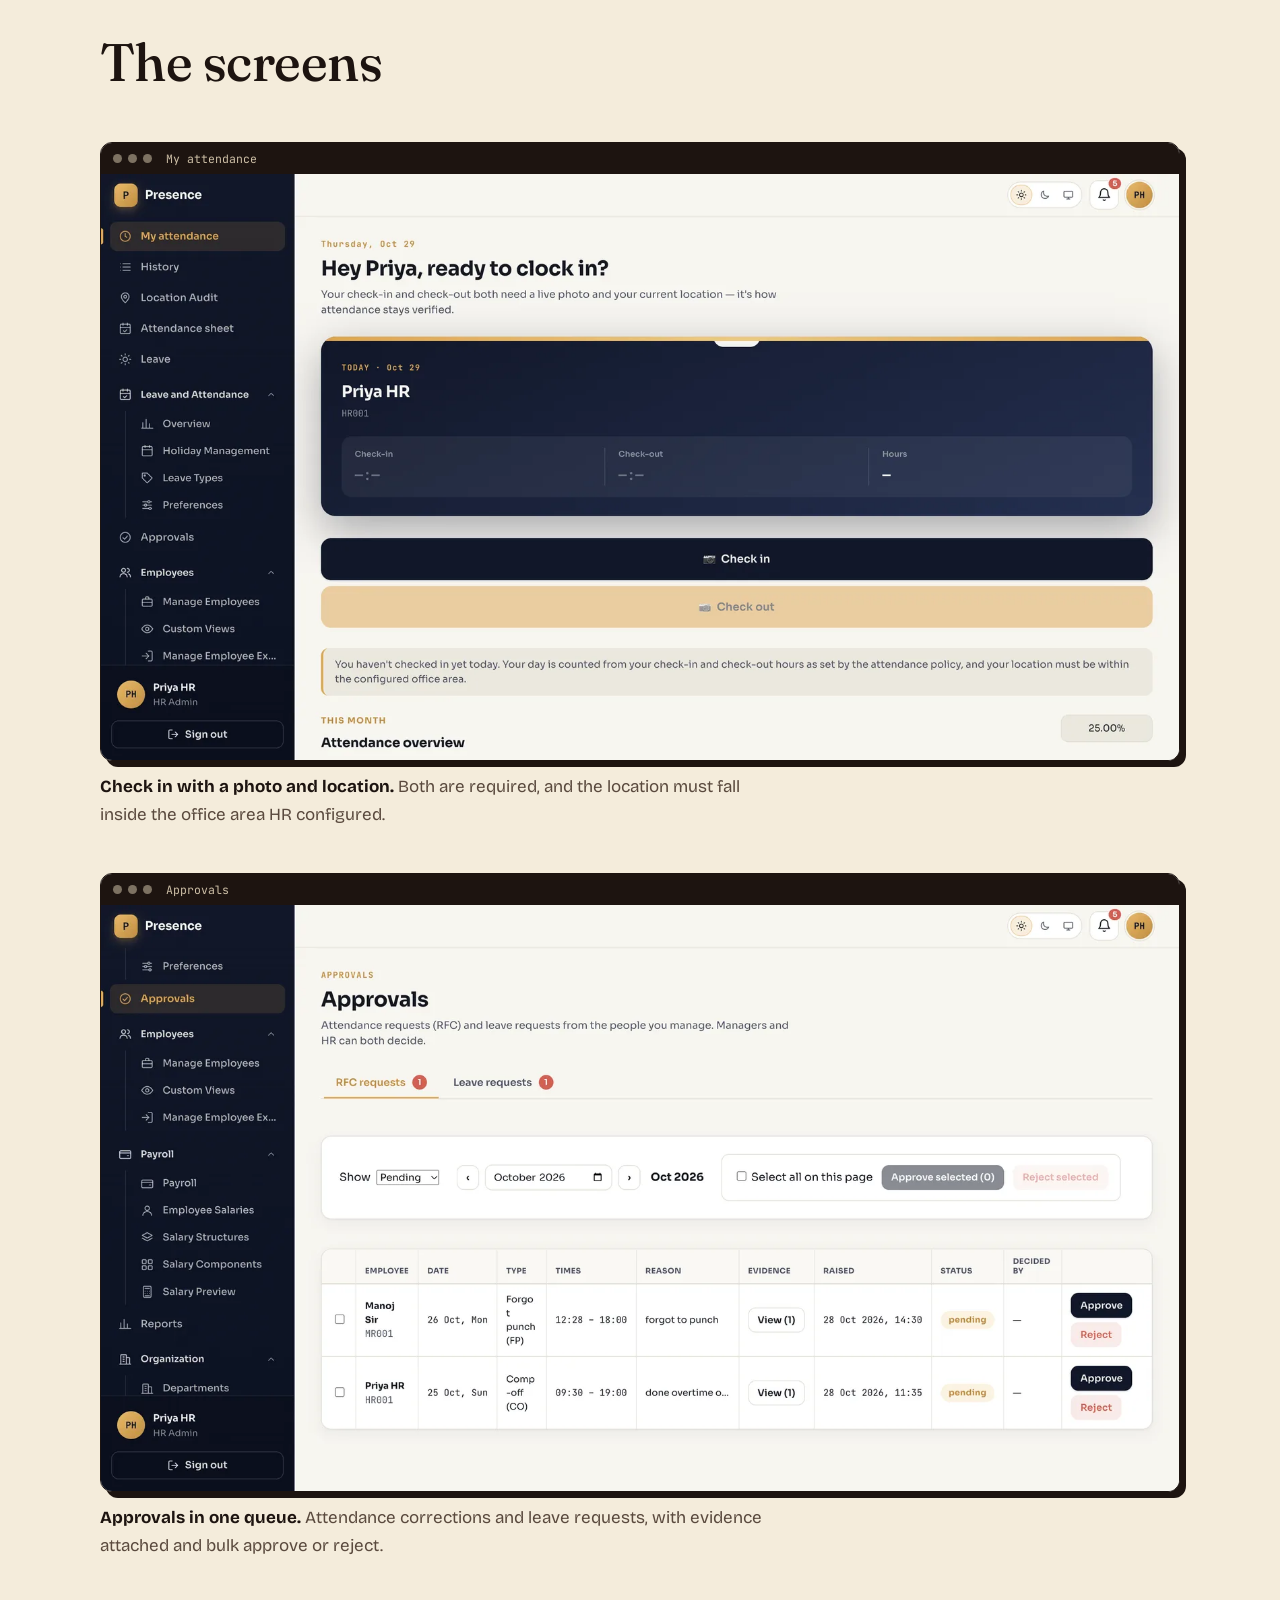
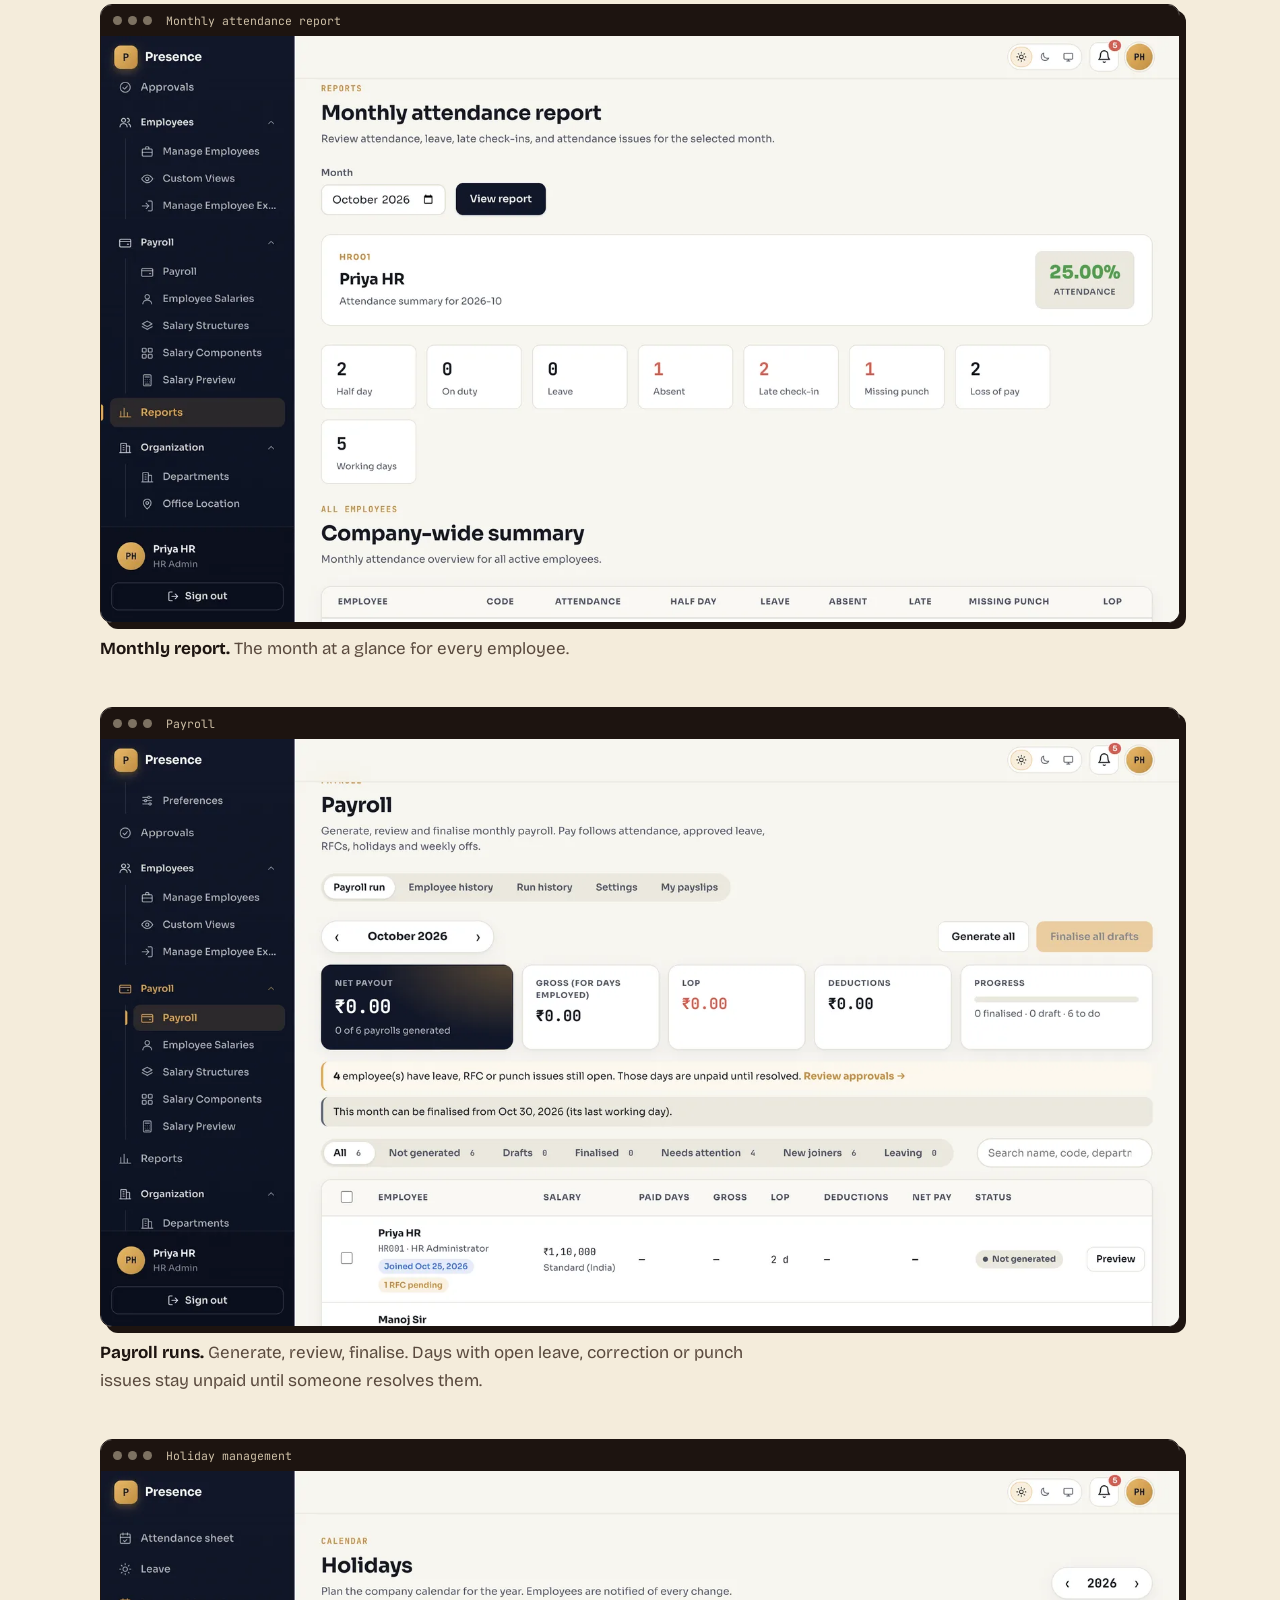
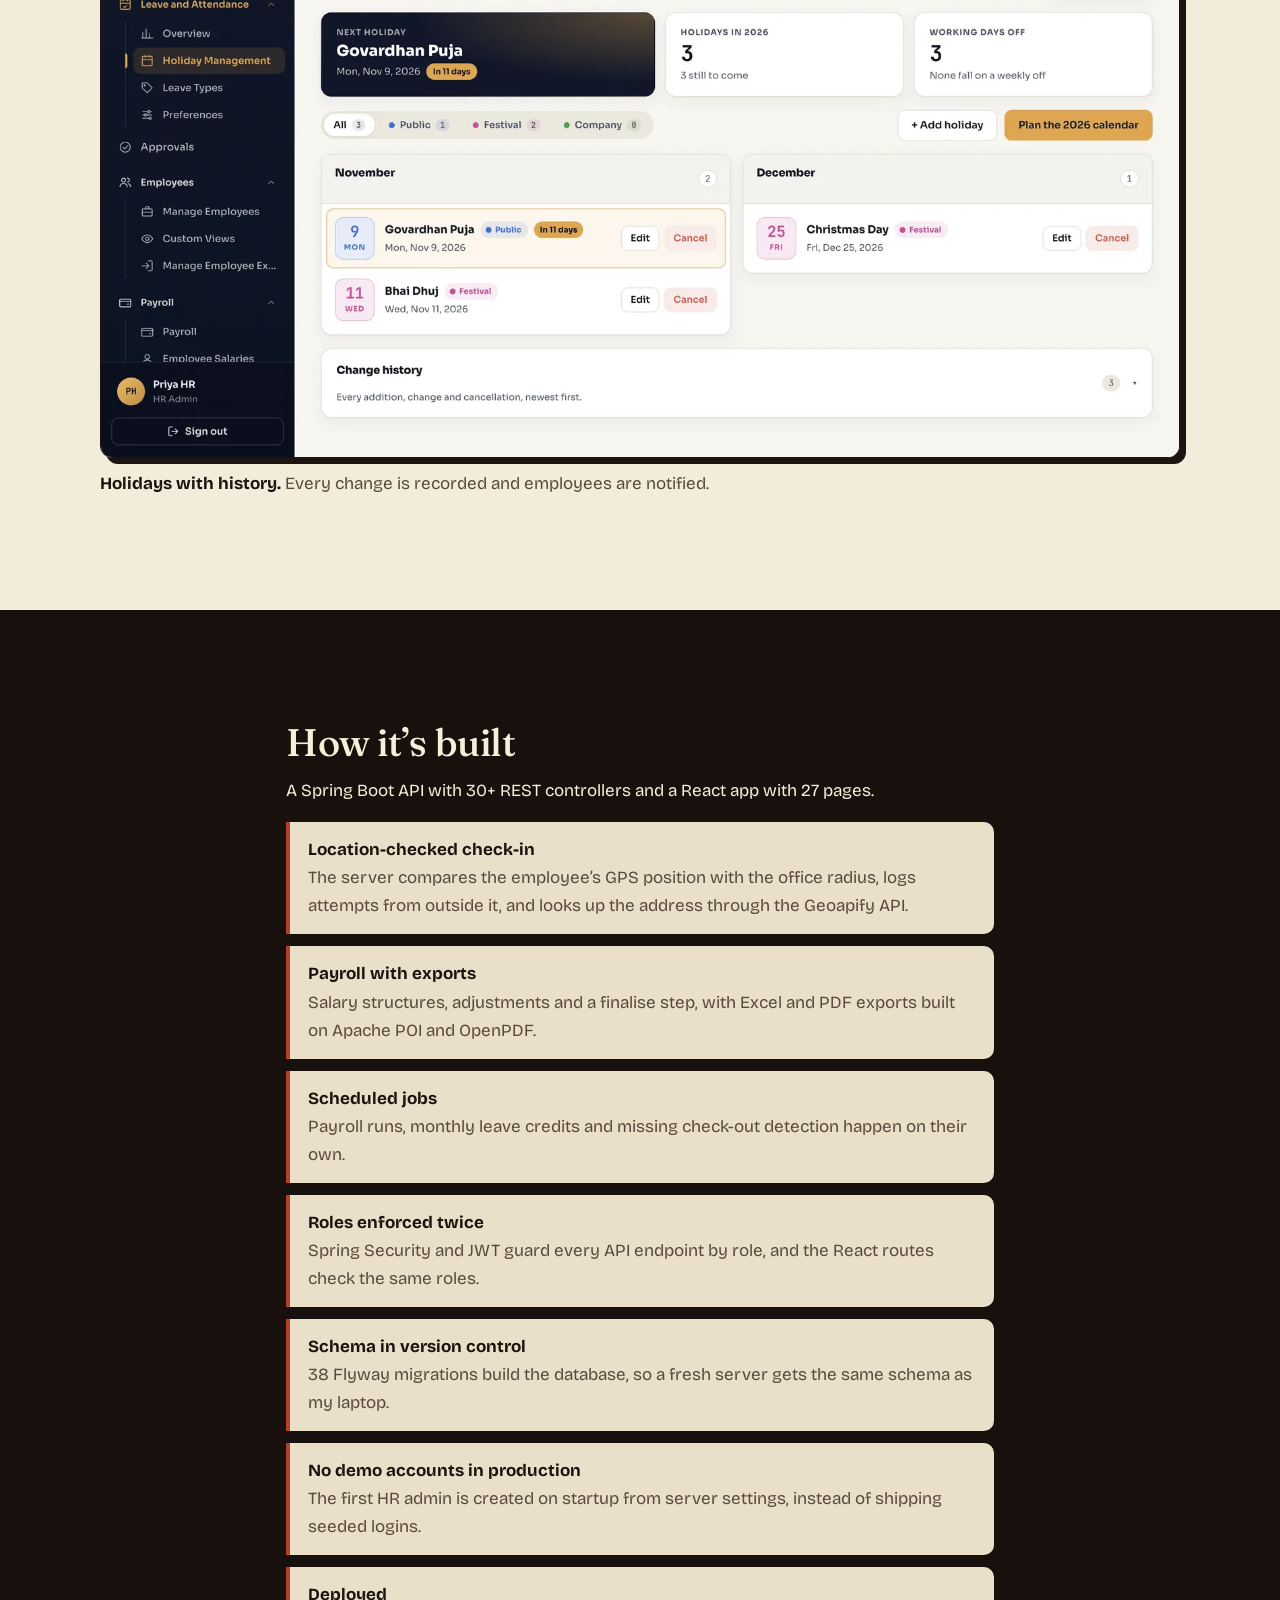
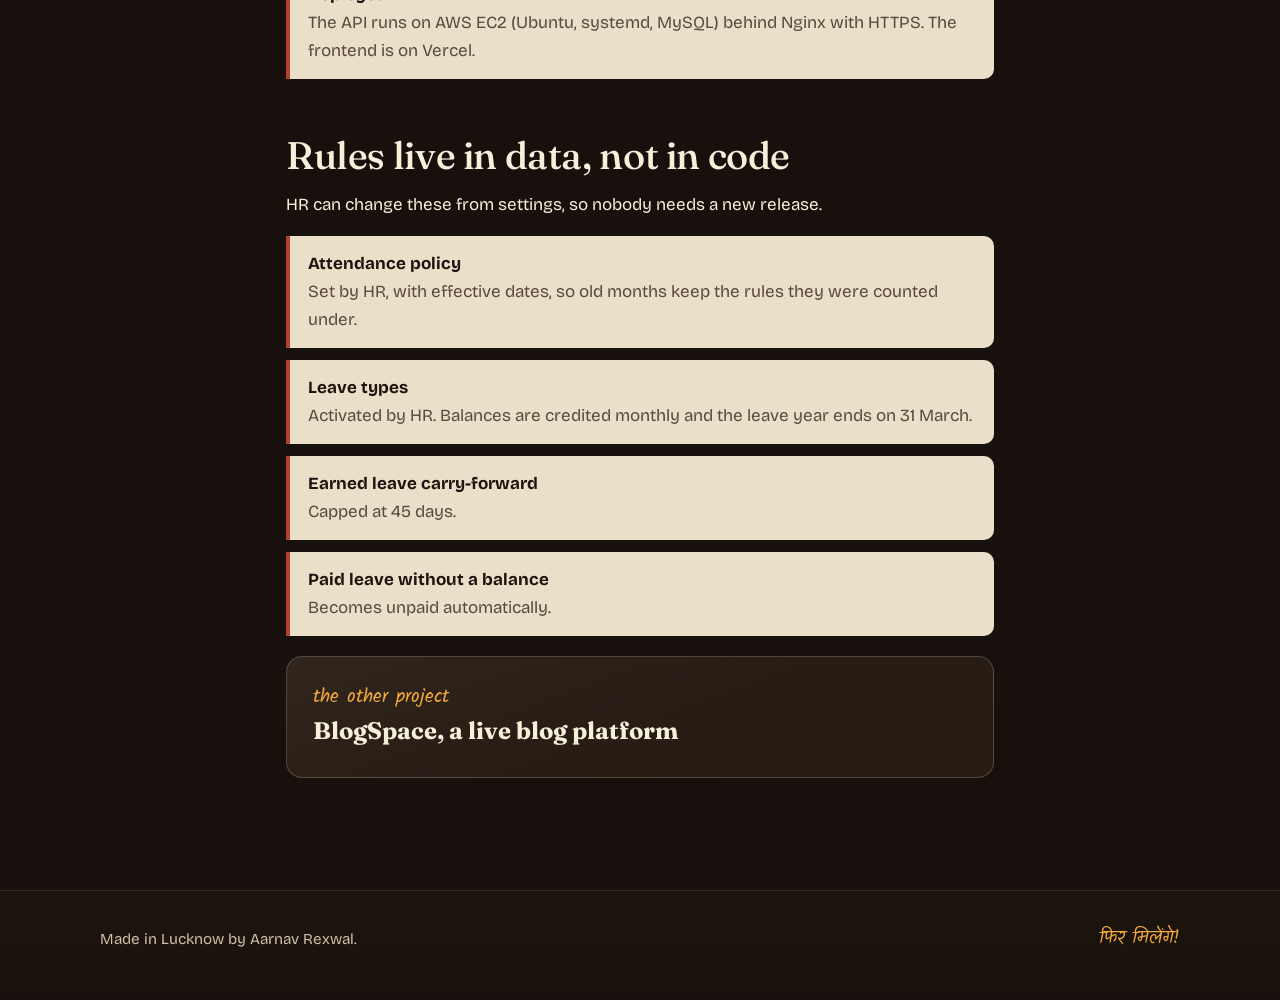
<file: work/presence.html>
<!doctype html>
<html lang="en">
<head>
<meta charset="utf-8">
<meta name="viewport" content="width=device-width,initial-scale=1,viewport-fit=cover">
<title>Presence, a case study</title>
<meta name="description" content="Presence is a live employee management and attendance system Aarnav built with Java, Spring Boot and React.">
<meta name="theme-color" content="#17100C">
<link rel="icon" href="../assets/favicon.svg" type="image/svg+xml">
<link rel="preconnect" href="https://fonts.googleapis.com">
<link rel="preconnect" href="https://fonts.gstatic.com" crossorigin>
<link rel="stylesheet" href="https://fonts.googleapis.com/css2?family=Fraunces:ital,opsz,wght@0,9..144,400;0,9..144,500;0,9..144,600;1,9..144,400;1,9..144,500&family=Bricolage+Grotesque:opsz,wght@12..96,400;12..96,500;12..96,600&family=JetBrains+Mono:wght@400;500&family=Kalam:wght@400;700&display=swap">
<link rel="stylesheet" href="../assets/css/style.css">
</head>
<body>
<a class="skip" href="#main">Skip to content</a>
<header class="nav"><div class="wrap">
  <a class="brand" href="../index.html">Aarnav Rexwal</a>
  <nav aria-label="Main"><ul><li><a class="l" href="../index.html#work">All work</a></li><li><a class="l" href="../index.html#contact">Contact</a></li></ul></nav>
  <button class="switch" type="button" aria-pressed="false">Motion on</button>
</div></header>
<main id="main">

<section class="case-hero"><div class="wrap">
  <a class="back" href="../index.html#work">Back to all work</a>
  <h1>Presence</h1>
  <p class="lede">An attendance and HR system for a company: who came in, who’s on leave, who needs approval, and what to pay at month end.</p>
  <div class="cta"><a class="btn" href="https://hrms-fronted-two.vercel.app" target="_blank" rel="noopener">Open the live site</a></div>
  <p class="hand">Live now. The backend and frontend repos are private; ask me and I’ll walk you through the code. Screens below use sample data.</p>
  <dl class="case-meta"><div><dt>Role</dt><dd>Solo build during my internship at Transsion India</dd></div><div><dt>Stack</dt><dd>Java 17, Spring Boot 3, React 18, MySQL</dd></div><div><dt>Hosting</dt><dd>AWS EC2 with Nginx, Vercel</dd></div><div><dt>People it serves</dt><dd>Employees, managers, HR admins</dd></div></dl>
</div></section>

<section class="sec"><div class="wrap">
  <div class="sec-head"><h2>Try the attendance sheet</h2><p>This is a small copy of the idea. Press a cell to change a day.</p></div>
  <div class="sheet">
    <h3>Week sheet</h3><p class="meta">Sample people, sample week. Nothing here is saved.</p>
    <div class="grid-wrap"><table class="att"><thead><tr><th scope="col">Employee</th><th scope="col">Mon</th><th scope="col">Tue</th><th scope="col">Wed</th><th scope="col">Thu</th><th scope="col">Fri</th><th scope="col">Sat</th></tr></thead><tbody id="att-body"></tbody></table></div>
    <p class="sum" id="att-sum" role="status"></p>
    <p class="legend">P present · A absent · L on leave · H holiday</p>
    <div class="sheet-tools"><button class="btn ghost" id="att-reset" type="button">Reset</button></div>
  </div>
</div></section>

<div class="edge" aria-hidden="true"></div>
<section class="sec paper" style="margin-top:-24px;padding-top:calc(clamp(64px,9vw,112px) + 24px)"><div class="wrap">
  <div class="sec-head"><h2>The screens</h2></div>
  <div class="shots">
    <figure class="rv"><div class="browser"><div class="bar"><i></i><i></i><i></i><span>My attendance</span></div><img src="../assets/img/presence-checkin.webp" width="1600" height="870" loading="lazy" alt="Presence check-in screen with Check in and Check out buttons"></div><figcaption><b>Check in with a photo and location.</b> Both are required, and the location must fall inside the office area HR configured.</figcaption></figure>
    <figure class="rv"><div class="browser"><div class="bar"><i></i><i></i><i></i><span>Approvals</span></div><img src="../assets/img/presence-approvals.webp" width="1600" height="870" loading="lazy" alt="Presence approvals queue for attendance corrections and leave"></div><figcaption><b>Approvals in one queue.</b> Attendance corrections and leave requests, with evidence attached and bulk approve or reject.</figcaption></figure>
    <figure class="rv"><div class="browser"><div class="bar"><i></i><i></i><i></i><span>Monthly attendance report</span></div><img src="../assets/img/presence-report.webp" width="1600" height="870" loading="lazy" alt="Presence monthly attendance report"></div><figcaption><b>Monthly report.</b> The month at a glance for every employee.</figcaption></figure>
    <figure class="rv"><div class="browser"><div class="bar"><i></i><i></i><i></i><span>Payroll</span></div><img src="../assets/img/presence-payroll.webp" width="1600" height="870" loading="lazy" alt="Presence payroll run screen"></div><figcaption><b>Payroll runs.</b> Generate, review, finalise. Days with open leave, correction or punch issues stay unpaid until someone resolves them.</figcaption></figure>
    <figure class="rv"><div class="browser"><div class="bar"><i></i><i></i><i></i><span>Holiday management</span></div><img src="../assets/img/presence-holidays.webp" width="1600" height="870" loading="lazy" alt="Presence holiday management screen"></div><figcaption><b>Holidays with history.</b> Every change is recorded and employees are notified.</figcaption></figure>
  </div>
</div></section>

<section class="sec"><div class="wrap prose">
  <h2>How it’s built</h2>
  <p>A Spring Boot API with 30+ REST controllers and a React app with 27 pages.</p>
  <ul class="rule-list" style="margin-bottom:56px">
    <li><b>Location-checked check-in</b>The server compares the employee’s GPS position with the office radius, logs attempts from outside it, and looks up the address through the Geoapify API.</li>
    <li><b>Payroll with exports</b>Salary structures, adjustments and a finalise step, with Excel and PDF exports built on Apache POI and OpenPDF.</li>
    <li><b>Scheduled jobs</b>Payroll runs, monthly leave credits and missing check-out detection happen on their own.</li>
    <li><b>Roles enforced twice</b>Spring Security and JWT guard every API endpoint by role, and the React routes check the same roles.</li>
    <li><b>Schema in version control</b>38 Flyway migrations build the database, so a fresh server gets the same schema as my laptop.</li>
    <li><b>No demo accounts in production</b>The first HR admin is created on startup from server settings, instead of shipping seeded logins.</li>
    <li><b>Deployed</b>The API runs on AWS EC2 (Ubuntu, systemd, MySQL) behind Nginx with HTTPS. The frontend is on Vercel.</li>
  </ul>
  <h2>Rules live in data, not in code</h2>
  <p>HR can change these from settings, so nobody needs a new release.</p>
  <ul class="rule-list">
    <li><b>Attendance policy</b>Set by HR, with effective dates, so old months keep the rules they were counted under.</li>
    <li><b>Leave types</b>Activated by HR. Balances are credited monthly and the leave year ends on 31 March.</li>
    <li><b>Earned leave carry-forward</b>Capped at 45 days.</li>
    <li><b>Paid leave without a balance</b>Becomes unpaid automatically.</li>
  </ul>
  <a class="next-case" href="blogspace.html"><span class="hand">the other project</span><br><strong style="font-family:var(--f-display);font-size:1.5rem">BlogSpace, a live blog platform</strong></a>
</div></section>
</main>
<footer><div class="wrap"><span>Made in Lucknow by Aarnav Rexwal.</span><span class="hand" lang="hi">फिर मिलेंगे!</span></div></footer>
<script src="../assets/js/main.js"></script>
</body>
</html>
</file>
<file: assets/css/style.css>
/* Aarnav Rexwal — portfolio. Lamp-lit jaali. */
:root{
  --night:#17100C; --night-2:#241911; --paper:#F4ECDB; --paper-2:#EADFC8;
  --ink:#1D1410; --ink-soft:#5A4A3E; --lamp:#F6EFD9; --lamp-soft:#CDBFA6;
  --marigold:#F2A93B; --brick:#B5402A;
  --f-display:"Fraunces",Georgia,serif;
  --f-body:"Bricolage Grotesque",system-ui,sans-serif;
  --f-mono:"JetBrains Mono",ui-monospace,monospace;
  --f-hand:"Kalam","Segoe Print",cursive;
  --gutter:max(20px,env(safe-area-inset-left,0px));
  --wrap:1120px;
  color-scheme:dark;
}
*{box-sizing:border-box}
html{scroll-behavior:smooth;-webkit-text-size-adjust:100%}
body{margin:0;background:var(--night);color:var(--lamp);font:400 1.0625rem/1.65 var(--f-body);-webkit-font-smoothing:antialiased;overflow-x:hidden}
img{max-width:100%;height:auto;display:block}
a{color:inherit}
:focus-visible{outline:3px solid var(--marigold);outline-offset:3px;border-radius:4px}
.skip{position:absolute;left:-999px;top:8px;background:var(--marigold);color:var(--ink);padding:8px 14px;z-index:99;border-radius:6px}
.skip:focus{left:8px}
.wrap{width:100%;max-width:var(--wrap);margin-inline:auto;padding-inline:var(--gutter)}
@view-transition{navigation:auto}

h1,h2,h3{font-family:var(--f-display);font-weight:500;line-height:1.08;margin:0;text-wrap:balance;letter-spacing:-.01em}
h2{font-size:clamp(2rem,4.6vw,3.3rem)}
h3{font-size:1.5rem}
p{margin:0 0 1em;max-width:62ch}
.hand{font-family:var(--f-hand);font-size:1.2rem;line-height:1.25;color:var(--marigold)}
.paper .hand{color:var(--brick)}
.mono{font-family:var(--f-mono);font-size:.84rem}

/* ---- nav ---- */
.nav{position:sticky;top:0;z-index:30;background:rgba(23,16,12,.82);backdrop-filter:blur(10px);-webkit-backdrop-filter:blur(10px);border-bottom:1px solid rgba(246,239,217,.1)}
.nav .wrap{display:flex;align-items:center;justify-content:space-between;gap:16px;min-height:60px;flex-wrap:wrap}
.brand{font-family:var(--f-display);font-size:1.25rem;text-decoration:none;font-style:italic}
.nav ul{display:flex;gap:4px 20px;list-style:none;margin:0;padding:0;flex-wrap:wrap}
.nav a.l{text-decoration:none;font-size:.95rem;color:var(--lamp-soft);padding:6px 2px;border-bottom:2px solid transparent}
.nav a.l:hover,.nav a.l[aria-current]{color:var(--lamp);border-color:var(--marigold)}
.switch{font:500 .8rem var(--f-mono);background:none;border:1px solid rgba(246,239,217,.3);color:var(--lamp);border-radius:99px;padding:6px 12px;cursor:pointer}
.switch[aria-pressed="true"]{background:var(--marigold);color:var(--ink);border-color:var(--marigold)}

/* ---- hero ---- */
.hero{position:relative;isolation:isolate;overflow:hidden;padding-block:clamp(40px,7vw,80px) clamp(40px,6vw,72px)}
.jaali{position:absolute;inset:0;z-index:-1;pointer-events:none;
  --x:70%;--y:35%;
  background-color:var(--night)}
.jaali::before,.jaali::after{content:"";position:absolute;inset:0;
  background-image:
   radial-gradient(circle at 50% 50%,transparent 0 9px,currentColor 9.5px 10.5px,transparent 11px),
   radial-gradient(circle at 0 0,transparent 0 9px,currentColor 9.5px 10.5px,transparent 11px),
   radial-gradient(circle at 100% 100%,transparent 0 9px,currentColor 9.5px 10.5px,transparent 11px);
  background-size:56px 56px;background-position:0 0,28px 28px,28px 28px}
.jaali::before{color:rgba(246,239,217,.07)}
.jaali::after{color:var(--marigold);opacity:.9;
  -webkit-mask-image:radial-gradient(260px circle at var(--x) var(--y),#000 0,transparent 100%);
  mask-image:radial-gradient(260px circle at var(--x) var(--y),#000 0,transparent 100%)}
.hero{min-height:min(100svh,920px)}
.hero-in{position:relative;display:flex;flex-direction:column;align-items:center;text-align:center}
.side{position:absolute;top:8px;margin:0;font:.82rem/1.5 var(--f-mono);color:var(--lamp-soft)}
.l-side{left:var(--gutter)}.r-side{right:var(--gutter);text-align:right}
.hero .greet{justify-content:center;margin:0 0 8px;position:relative;z-index:3}
.portrait{width:min(560px,78vw);margin-top:-6px;position:relative;z-index:1;opacity:0;animation:rise 1.4s ease .1s forwards}
.hero{--mx:0;--my:0}
.portrait{perspective:900px}
.portrait img{width:100%;height:auto;transform:translate3d(calc(var(--mx) * -22px),calc(var(--my) * -14px),0) rotateY(calc(var(--mx) * 7deg)) rotateX(calc(var(--my) * -5deg));transition:transform .35s cubic-bezier(.2,.7,.2,1);will-change:transform}
.bigname span,.bigname em{display:inline-block;transition:transform .35s cubic-bezier(.2,.7,.2,1);will-change:transform}
.bigname span{transform:translate3d(calc(var(--mx) * 26px),calc(var(--my) * 8px),0)}
.bigname em{transform:translate3d(calc(var(--mx) * 44px),calc(var(--my) * 12px),0)}
.nomotion .portrait img,.nomotion .bigname span,.nomotion .bigname em{transform:none;transition:none}
@keyframes rise{from{opacity:0;transform:translateY(24px) scale(.98)}to{opacity:1;transform:none}}
.bigname{position:relative;z-index:2;margin:calc(-1 * clamp(70px,17vw,240px)) 0 0;font-size:clamp(3.4rem,15vw,12.5rem);line-height:.9;font-weight:500;letter-spacing:-.035em;white-space:nowrap;text-shadow:0 4px 40px rgba(23,16,12,.7)}
.bigname em{font-style:italic;font-weight:400;color:var(--lamp)}
.hero .lede{margin:28px auto 0;max-width:34em;text-align:center}
.hero .cta{justify-content:center}
@media (max-width:640px){.side{display:none}.bigname{font-size:clamp(3rem,17vw,5rem);white-space:normal}}
.greet{display:flex;align-items:center;gap:14px;margin-bottom:22px;flex-wrap:wrap}
.greet .hand{font-size:1.4rem}
.lang{font:500 .78rem var(--f-mono);background:none;border:1px dashed var(--lamp-soft);color:var(--lamp);padding:4px 10px;border-radius:99px;cursor:pointer}
h1{font-size:clamp(2.6rem,7vw,5.2rem);margin-bottom:.35em}
.lede{font-size:1.2rem;color:var(--lamp-soft);max-width:34em}
.cta{display:flex;flex-wrap:wrap;gap:12px;margin-top:28px}
.btn{display:inline-flex;align-items:center;gap:8px;text-decoration:none;font-weight:600;padding:12px 20px;border-radius:10px;border:2px solid var(--marigold);background:var(--marigold);color:var(--ink);cursor:pointer;font-family:var(--f-body);font-size:1rem;transition:transform .15s}
.btn:hover{transform:translateY(-2px)}
.btn.ghost{background:transparent;color:var(--lamp)}
.btn.ghost:hover{background:rgba(242,169,59,.12)}
.paper .btn.ghost{color:var(--ink);border-color:var(--ink)}
.facts{margin-top:30px;display:flex;flex-wrap:wrap;gap:8px 22px;color:var(--lamp-soft);font-size:.95rem}
.facts span+span::before{content:"";display:inline-block;width:4px;height:4px;border-radius:50%;background:var(--marigold);margin-right:22px;vertical-align:middle;margin-left:-8px}

/* ---- sections ---- */
.sec{padding-block:clamp(64px,9vw,112px)}
.paper{background:var(--paper);color:var(--ink)}
.paper p{color:var(--ink)}
.sec-head{margin-bottom:clamp(28px,4vw,52px);display:flex;flex-direction:column;gap:10px}
.sec-head p{color:var(--lamp-soft);margin:0}
.paper .sec-head p{color:var(--ink-soft)}
.edge{height:24px;background:
  radial-gradient(circle at 12px 0,var(--paper) 11px,transparent 12px) 0 0/24px 24px repeat-x;margin-top:-1px}
.edge.up{transform:scaleY(-1)}

/* now */
.now-grid{display:grid;grid-template-columns:1.5fr 1fr;gap:28px;align-items:start}
.card{border:1px solid rgba(246,239,217,.18);border-radius:16px;padding:28px;background:var(--night-2)}
.card.hl{border-color:var(--marigold);box-shadow:0 0 0 1px rgba(242,169,59,.35),0 18px 50px -20px rgba(242,169,59,.35)}
.card h3{margin-bottom:4px}
.meta{color:var(--lamp-soft);font-size:.95rem;margin-bottom:16px}
.card ul{margin:0;padding-left:1.1em;color:var(--lamp-soft)}
.card li{margin-bottom:.6em}
.small-notes{display:flex;flex-direction:column;gap:16px}
.small-notes .card{padding:20px}
.small-notes p{margin:0;color:var(--lamp-soft)}
.photo-frame{margin:0;position:relative;max-width:380px}
.photo-frame img{width:100%;height:auto}

/* work */
.work-list{display:grid;gap:36px}
.proj>*{min-width:0}
.proj{display:grid;grid-template-columns:1.1fr 1fr;gap:clamp(20px,4vw,48px);align-items:center;background:var(--paper-2);border-radius:18px;padding:clamp(18px,3vw,32px)}
.proj:nth-child(even){grid-template-columns:1fr 1.1fr}
.proj:nth-child(even) .shot{order:2}
.browser{border-radius:10px;overflow:hidden;border:1.5px solid var(--ink);background:#fff;box-shadow:6px 6px 0 var(--ink);transition:transform .25s}
.browser:hover{transform:translate(-2px,-2px) rotate(-.4deg)}
.browser .bar{display:flex;gap:6px;align-items:center;padding:8px 12px;background:var(--ink);color:var(--lamp-soft);font:.72rem var(--f-mono)}
.browser .bar i{width:9px;height:9px;border-radius:50%;background:var(--lamp-soft);opacity:.55}
.browser .bar span{margin-left:8px;overflow:hidden;text-overflow:ellipsis;white-space:nowrap}
.browser img{width:100%}
.tags{display:flex;flex-wrap:wrap;gap:6px;margin:14px 0 18px;padding:0;list-style:none}
.tags li{font:.76rem var(--f-mono);border:1px solid var(--ink);border-radius:6px;padding:3px 8px}
.proj p{color:var(--ink)}
.links{display:flex;flex-wrap:wrap;gap:10px 18px}
.links a{font-weight:600;text-decoration-thickness:2px;text-underline-offset:4px;text-decoration-color:var(--brick)}
.diagram{background:var(--night);border-radius:8px;padding:12px}
.diagram svg{width:100%;height:auto;display:block}

/* toolbox */
.shelves{display:grid;gap:34px}
.shelf h3{font-size:1.15rem;font-family:var(--f-body);font-weight:600;margin-bottom:12px;display:flex;align-items:baseline;gap:12px;flex-wrap:wrap}
.shelf h3 .hand{font-weight:400}
.items{display:flex;flex-wrap:wrap;gap:10px;padding:16px 16px 18px;border-bottom:6px solid #5a3b25;background:linear-gradient(#0000 80%,rgba(0,0,0,.18));margin:0;list-style:none}
.items li{font:500 1rem var(--f-body);padding:8px 14px;border-radius:8px;background:var(--night-2);border:1px solid rgba(246,239,217,.2);transition:transform .2s,border-color .2s}
.items li:hover{transform:translateY(-4px) rotate(-1.5deg);border-color:var(--marigold)}
.shelf.daily .items li{border-color:var(--marigold)}
.course{margin-top:30px;color:var(--lamp-soft)}

/* path */
.path{list-style:none;margin:0;padding:0 0 0 28px;border-left:2px dashed var(--ink-soft);display:grid;gap:34px;max-width:720px}
.path li{position:relative}
.path li::before{content:"";position:absolute;left:-37px;top:8px;width:14px;height:14px;border-radius:50%;background:var(--brick);border:3px solid var(--paper)}
.path .when{font:.85rem var(--f-mono);color:var(--brick)}
.path h3{font-size:1.35rem;margin:2px 0 4px}
.path p{margin:0;color:var(--ink-soft)}
.path .tiny{font-size:.92rem}

/* beliefs */
.beliefs{display:grid;grid-template-columns:repeat(3,1fr);gap:20px}
.belief{padding:26px;border-radius:16px;border:1px solid rgba(246,239,217,.18)}
.belief:nth-child(2){transform:translateY(18px)}
.belief h3{font-size:1.4rem;margin-bottom:10px}
.belief p{color:var(--lamp-soft);margin:0}

/* beyond */
.tiles{display:grid;grid-template-columns:repeat(4,1fr);gap:16px}
.tile{background:var(--paper-2);border-radius:16px;padding:22px;min-height:210px;display:flex;flex-direction:column;justify-content:space-between;border:1.5px solid var(--ink);transition:transform .25s}
.tile:hover{transform:rotate(-1.2deg) translateY(-4px)}
.tile svg{width:64px;height:64px;stroke:var(--ink);fill:none;stroke-width:2.2;stroke-linecap:round;stroke-linejoin:round}
.tile h3{font-size:1.3rem;margin:10px 0 4px}
.tile p{margin:0;font-size:.95rem;color:var(--ink-soft)}
.ball{cursor:pointer;background:none;border:0;padding:0;font:inherit}
.six{position:fixed;left:0;top:0;width:28px;height:28px;border-radius:50%;background:var(--brick);border:2px solid #fff3;pointer-events:none;z-index:60;opacity:0}

/* contact */
.contact h2{font-size:clamp(2.2rem,6vw,4.4rem)}
.mailrow{display:flex;flex-wrap:wrap;align-items:center;gap:14px;margin:22px 0 10px}
.mail{font:500 clamp(1.1rem,3vw,1.6rem) var(--f-mono);user-select:all;word-break:break-all}
.status{min-height:1.5em;color:var(--marigold);font-size:.95rem}
.contact-links{display:flex;flex-wrap:wrap;gap:12px;margin-top:20px}
footer{padding:36px 0 48px;border-top:1px solid rgba(246,239,217,.12);color:var(--lamp-soft);font-size:.95rem}
footer .wrap{display:flex;justify-content:space-between;gap:12px;flex-wrap:wrap}
footer .hand{font-size:1.15rem}

/* case-study pages */
.case-hero{padding-block:clamp(40px,7vw,80px) 40px}
.case-hero h1{font-size:clamp(2.4rem,6vw,4.2rem)}
.back{display:inline-block;margin-bottom:22px;color:var(--lamp-soft);text-decoration-color:var(--marigold);text-underline-offset:4px}
.case-meta{display:grid;grid-template-columns:repeat(auto-fit,minmax(170px,1fr));gap:18px;margin-top:30px;padding-top:22px;border-top:1px solid rgba(246,239,217,.15)}
.case-meta dt{color:var(--lamp-soft);font-size:.9rem}
.case-meta dd{margin:2px 0 0;font-weight:600}
.prose{max-width:68ch}
.prose h2{font-size:clamp(1.7rem,3.4vw,2.4rem);margin:0 0 14px}
.rule-list{list-style:none;margin:0;padding:0;display:grid;gap:12px;max-width:760px}
.rule-list li{padding:14px 18px;border-left:4px solid var(--brick);background:var(--paper-2);color:var(--ink-soft);border-radius:0 10px 10px 0}
.rule-list b{display:block;color:var(--ink)}
.shots{display:grid;gap:44px}
.shots figure{margin:0}
.shots figcaption{margin-top:12px;color:var(--ink-soft);max-width:62ch}
.paper .shots figcaption b{color:var(--ink)}
.sheet{background:var(--night-2);border:1px solid rgba(246,239,217,.2);border-radius:14px;padding:22px;max-width:760px}
.sheet h3{font-size:1.25rem;margin-bottom:4px}
.sheet .meta{margin-bottom:14px}
.sheet-tools{display:flex;gap:10px;flex-wrap:wrap;margin-bottom:14px}
.grid-wrap{overflow-x:auto}
table.att{border-collapse:collapse;width:100%;min-width:560px;font-size:.9rem}
.att th,.att td{padding:8px 6px;text-align:center;border-bottom:1px solid rgba(246,239,217,.1)}
.att th:first-child,.att td:first-child{text-align:left;padding-left:0}
.cell{width:34px;height:34px;border-radius:8px;border:1.5px solid rgba(246,239,217,.3);background:none;color:var(--lamp);font:600 .8rem var(--f-mono);cursor:pointer}
.cell[data-s="P"]{background:#2f6b45;border-color:#2f6b45}
.cell[data-s="A"]{background:var(--brick);border-color:var(--brick)}
.cell[data-s="L"]{background:var(--marigold);border-color:var(--marigold);color:var(--ink)}
.cell[data-s="H"]{background:#3b4a63;border-color:#3b4a63}
.sum{margin-top:14px;color:var(--lamp-soft);font-size:.95rem}
.legend{margin-top:6px;font-size:.88rem;color:var(--lamp-soft)}
.arch-diagram{background:var(--night);border-radius:14px;padding:clamp(12px,3vw,26px)}
.arch-diagram svg{width:100%;height:auto}
.node rect{fill:var(--night-2);stroke:rgba(246,239,217,.4);stroke-width:1.5}
.node text{fill:var(--lamp);font:500 14px var(--f-body)}
.node .sub{fill:var(--lamp-soft);font:11px var(--f-mono)}
.wire{stroke:var(--marigold);stroke-width:2;fill:none;stroke-dasharray:5 6}
.dot{fill:var(--marigold)}
.next-case{display:block;text-decoration:none;padding:26px;border-radius:16px;border:1px solid rgba(246,239,217,.2);margin-top:20px}
.next-case:hover{border-color:var(--marigold)}

/* scroll reveal: only the arch + a quiet fade on key blocks */
.rv{opacity:0;transform:translateY(14px);transition:opacity .7s ease,transform .7s ease}
.rv.in{opacity:1;transform:none}
.nomotion .rv{opacity:1;transform:none;transition:none}
.nomotion .portrait{animation:none;opacity:1}
.nomotion .jaali::after{opacity:.55}
.nomotion *{scroll-behavior:auto!important}
@media (prefers-reduced-motion:reduce){
  .rv{opacity:1;transform:none;transition:none}
  html{scroll-behavior:auto}
  .portrait{animation:none;opacity:1}
  .portrait img,.bigname span,.bigname em{transform:none!important;transition:none}
}

@media (max-width:860px){
  .now-grid,.proj,.proj:nth-child(even){grid-template-columns:1fr}
  .proj:nth-child(even) .shot{order:0}
  .beliefs{grid-template-columns:1fr}.belief:nth-child(2){transform:none}
  .tiles{grid-template-columns:repeat(2,1fr)}
}
@media (max-width:480px){.tiles{grid-template-columns:1fr}.nav ul{gap:2px 14px}}

/* =====================================================================
   Polish layer: glow, depth, texture and nicer hover states.
   Same palette and type; everything here refines the rules above.
   ===================================================================== */
:root{
  --glow:rgba(242,169,59,.35);
  --line:rgba(246,239,217,.12);
  --card-bg:linear-gradient(160deg,rgba(246,239,217,.06),rgba(246,239,217,.015) 55%),var(--night-2);
  --ease:cubic-bezier(.2,.7,.2,1);
}
::selection{background:var(--marigold);color:var(--ink)}

/* film grain over everything, very faint */
body::after{content:"";position:fixed;inset:0;z-index:100;pointer-events:none;opacity:.06;mix-blend-mode:overlay;
  background-image:url("data:image/svg+xml,%3Csvg xmlns='http://www.w3.org/2000/svg' width='160' height='160'%3E%3Cfilter id='n'%3E%3CfeTurbulence type='fractalNoise' baseFrequency='.85' numOctaves='3' stitchTiles='stitch'/%3E%3C/filter%3E%3Crect width='100%25' height='100%25' filter='url(%23n)'/%3E%3C/svg%3E")}

/* reading progress (browsers with scroll-driven animations) */
.progress{position:fixed;top:0;left:0;right:0;height:3px;z-index:40;transform-origin:0 50%;transform:scaleX(0);
  background:linear-gradient(90deg,var(--brick),var(--marigold),#ffd88a);pointer-events:none}
@supports (animation-timeline:scroll()){
  .progress{animation:grow linear both;animation-timeline:scroll(root)}
  @keyframes grow{to{transform:scaleX(1)}}
}

/* nav: animated underline, glassier bar */
.nav{background:rgba(23,16,12,.7);backdrop-filter:blur(14px) saturate(140%);-webkit-backdrop-filter:blur(14px) saturate(140%);border-bottom-color:var(--line)}
.brand{transition:color .2s}
.brand:hover{color:var(--marigold)}
.nav a.l{position:relative;border-bottom:0}
.nav a.l::after{content:"";position:absolute;left:0;right:0;bottom:0;height:2px;border-radius:2px;background:var(--marigold);transform:scaleX(0);transform-origin:left;transition:transform .3s var(--ease)}
.nav a.l:hover::after,.nav a.l[aria-current]::after{transform:scaleX(1)}
.switch{transition:background .2s,border-color .2s,color .2s}
.switch:hover{border-color:var(--marigold)}

/* hero: lamp glow behind the portrait, gilded surname */
.hero::before{content:"";position:absolute;z-index:-1;left:50%;top:42%;width:min(980px,120vw);aspect-ratio:1;transform:translate(-50%,-50%);pointer-events:none;
  background:radial-gradient(closest-side,rgba(242,169,59,.22),rgba(181,64,42,.08) 55%,transparent 75%)}
.hero::after{content:"";position:absolute;inset:auto 0 0 0;height:160px;z-index:0;pointer-events:none;background:linear-gradient(transparent,var(--night))}
.hero-in{z-index:1}
.bigname em{background:linear-gradient(100deg,transparent 42%,rgba(255,250,235,.9) 50%,transparent 58%) 0 0/250% 100% no-repeat,linear-gradient(100deg,#fff6df 0%,#f7d48f 38%,var(--marigold) 62%,#f6e2b4 100%);-webkit-background-clip:text;background-clip:text;color:transparent;
  text-shadow:none;filter:drop-shadow(0 4px 30px rgba(23,16,12,.65));padding-right:.06em}
.greet .hand{text-shadow:0 0 24px rgba(242,169,59,.45)}
.lang{transition:border-color .2s,background .2s}
.lang:hover{border-color:var(--marigold);background:rgba(242,169,59,.1)}
.side{letter-spacing:.02em}

/* buttons: warm gradient, glow, sheen on hover */
.btn{position:relative;overflow:hidden;border-radius:12px;transition:transform .2s var(--ease),box-shadow .25s,background .2s,border-color .2s}
.btn:not(.ghost){background:linear-gradient(135deg,#ffc867,var(--marigold) 55%,#e08a24);border-color:transparent;box-shadow:0 8px 24px -8px var(--glow),inset 0 1px 0 rgba(255,255,255,.35)}
.btn:not(.ghost)::after{content:"";position:absolute;inset:0;background:linear-gradient(110deg,transparent 30%,rgba(255,255,255,.45) 50%,transparent 70%);transform:translateX(-120%);transition:transform .7s var(--ease)}
.btn:not(.ghost):hover::after{transform:translateX(120%)}
.btn:hover{transform:translateY(-2px)}
.btn:not(.ghost):hover{box-shadow:0 14px 34px -10px rgba(242,169,59,.6),inset 0 1px 0 rgba(255,255,255,.35)}
.btn.ghost{border-width:1.5px;border-color:rgba(242,169,59,.7);backdrop-filter:blur(4px)}
.btn.ghost:hover{border-color:var(--marigold);box-shadow:0 0 0 4px rgba(242,169,59,.12)}
.btn:active{transform:translateY(0)}

/* section heads: eyebrow label + a short gilded rule */
.eyebrow{display:inline-flex;align-items:center;gap:10px;font:500 .78rem var(--f-mono);letter-spacing:.14em;text-transform:uppercase;color:var(--marigold)}
.eyebrow::before{content:"";width:28px;height:1.5px;background:currentColor;border-radius:2px}
.paper .eyebrow{color:var(--brick)}
.sec-head h2{position:relative}
.sec-head p{font-size:1.08rem}

/* cards: soft gradient surface, lit top edge, lift on hover */
.card{background:var(--card-bg);border-color:var(--line);box-shadow:inset 0 1px 0 rgba(246,239,217,.06);transition:transform .3s var(--ease),border-color .3s,box-shadow .3s}
.card:hover{border-color:rgba(242,169,59,.45)}
.card.hl{position:relative;border-color:rgba(242,169,59,.6);box-shadow:0 0 0 1px rgba(242,169,59,.2),0 30px 70px -30px rgba(242,169,59,.45),inset 0 1px 0 rgba(255,230,180,.12)}
.card.hl::before{content:"";position:absolute;inset:-1px;border-radius:inherit;padding:1px;pointer-events:none;
  background:linear-gradient(140deg,var(--marigold),transparent 40%,transparent 70%,rgba(181,64,42,.8));
  -webkit-mask:linear-gradient(#000 0 0) content-box,linear-gradient(#000 0 0);-webkit-mask-composite:xor;mask-composite:exclude}
.card ul{padding-left:0;list-style:none}
.card li{position:relative;padding-left:22px}
.card li::before{content:"";position:absolute;left:2px;top:.62em;width:7px;height:7px;border-radius:2px;background:var(--marigold);transform:rotate(45deg);opacity:.85}
.card a{text-decoration-color:var(--marigold);text-underline-offset:4px;transition:color .2s}
.card a:hover{color:var(--marigold)}
.badge{display:inline-flex;align-items:center;gap:8px;margin-bottom:14px;padding:5px 12px;border-radius:99px;font:500 .74rem var(--f-mono);letter-spacing:.06em;text-transform:uppercase;
  color:#bfe3c9;background:rgba(47,107,69,.25);border:1px solid rgba(120,190,140,.35)}
.badge::before{content:"";width:7px;height:7px;border-radius:50%;background:#7fd19a;box-shadow:0 0 10px #7fd19a}

/* now: card + notes on the left, framed photo on the right */
.now-grid{grid-template-columns:1.55fr 1fr;gap:clamp(24px,3vw,40px)}
.now-main{display:grid;gap:18px}
.small-notes.rowed{display:grid;grid-template-columns:1fr 1fr;gap:18px}
.small-notes .card{padding:20px 22px}
.small-notes .card:hover{transform:translateY(-3px)}
.photo-col{display:flex;justify-content:center}
.photo-frame{width:100%;max-width:400px;margin:6px 10px 0 0}
.photo-frame::before{content:"";position:absolute;inset:0;border:1.5px solid var(--marigold);border-radius:20px;transform:translate(12px,12px);opacity:.7;transition:transform .4s var(--ease)}
.photo-frame img{position:relative;border-radius:20px;box-shadow:0 30px 60px -25px rgba(0,0,0,.8);filter:saturate(1.05) contrast(1.03)}
.photo-frame:hover::before{transform:translate(6px,6px)}
.photo-frame figcaption{position:absolute;left:-14px;bottom:26px;padding:6px 14px;border-radius:10px;background:var(--marigold);color:var(--ink);font-size:1.05rem;max-width:calc(100% - 20px);transform:rotate(-4deg);box-shadow:0 10px 24px -10px rgba(0,0,0,.6)}

/* work: numbered projects that lift on hover */
.proj{position:relative;background:linear-gradient(160deg,#efe4cc,var(--paper-2));border:1px solid rgba(29,20,16,.08);box-shadow:0 1px 0 rgba(255,255,255,.6) inset,0 24px 50px -36px rgba(29,20,16,.55);transition:transform .35s var(--ease),box-shadow .35s}
.proj:hover{transform:translateY(-4px);box-shadow:0 1px 0 rgba(255,255,255,.6) inset,0 34px 60px -34px rgba(29,20,16,.6)}
.proj h3::before{content:"Project " attr(data-n);display:block;margin-bottom:8px;font:500 .74rem var(--f-mono);letter-spacing:.14em;text-transform:uppercase;color:var(--brick)}
.proj h3{font-size:clamp(1.7rem,2.6vw,2.1rem)}
.tags li{background:rgba(255,255,255,.45);border-color:rgba(29,20,16,.25);transition:background .2s,border-color .2s}
.proj:hover .tags li{border-color:rgba(29,20,16,.45)}
.links a{display:inline;-webkit-box-decoration-break:clone;box-decoration-break:clone;text-decoration:none;background:linear-gradient(var(--brick),var(--brick)) 0 100%/100% 2px no-repeat;padding-bottom:2px;transition:background-size .3s var(--ease),color .2s}
.links a::after{content:"→";display:inline-block;margin-left:6px;transition:transform .25s var(--ease)}
.links a:hover{color:var(--brick)}
.links a:hover::after{transform:translateX(4px)}
.diagram{border-radius:12px;padding:16px;background:radial-gradient(circle at 30% 20%,rgba(242,169,59,.14),transparent 60%),var(--night);box-shadow:6px 6px 0 var(--ink)}
.browser{border-radius:12px}

/* toolbox: lit chips on wooden shelves */
.items{border-bottom:0;position:relative;padding-bottom:22px}
.items::after{content:"";position:absolute;left:0;right:0;bottom:0;height:8px;border-radius:3px;background:linear-gradient(#7a5233,#4d321f);box-shadow:0 10px 18px -6px rgba(0,0,0,.7)}
.items li{background:var(--card-bg);border-color:var(--line);box-shadow:0 6px 14px -8px rgba(0,0,0,.7)}
.shelf.daily .items li{background:linear-gradient(160deg,rgba(242,169,59,.2),rgba(242,169,59,.05)),var(--night-2);border-color:rgba(242,169,59,.7);box-shadow:0 8px 22px -10px var(--glow)}
.items li:hover{box-shadow:0 12px 24px -10px var(--glow)}

/* path: sticky heading beside a card timeline */
#path .wrap{display:grid;grid-template-columns:minmax(0,1fr) minmax(0,1.5fr);gap:clamp(28px,5vw,72px);align-items:start}
#path .sec-head{position:sticky;top:100px;margin:0}
.path{border-left:0;padding-left:34px;gap:18px;max-width:none;position:relative}
.path::before{content:"";position:absolute;left:8px;top:10px;bottom:10px;width:2px;border-radius:2px;background:linear-gradient(var(--brick),var(--marigold),rgba(181,64,42,.2))}
.path li{padding:18px 22px;border-radius:14px;background:rgba(255,255,255,.4);border:1px solid rgba(29,20,16,.08);transition:transform .3s var(--ease),background .3s,box-shadow .3s}
.path li:hover{transform:translateX(4px);background:rgba(255,255,255,.7);box-shadow:0 18px 40px -28px rgba(29,20,16,.6)}
.path li::before{left:-33px;top:24px;width:16px;height:16px;background:var(--brick);border:3px solid var(--paper);box-shadow:0 0 0 2px rgba(181,64,42,.35)}
.path li:last-child::before{background:var(--marigold);animation:pulse 2.4s ease-out infinite}
@keyframes pulse{0%{box-shadow:0 0 0 0 rgba(242,169,59,.7)}100%{box-shadow:0 0 0 14px rgba(242,169,59,0)}}
.path .when{display:inline-block;padding:2px 9px;border-radius:99px;background:rgba(181,64,42,.1);letter-spacing:.04em}

/* principles: big italic numerals */
.beliefs{counter-reset:b}
.belief{position:relative;counter-increment:b;background:var(--card-bg);border-color:var(--line);padding:30px 28px;overflow:hidden;transition:transform .35s var(--ease),border-color .3s,box-shadow .3s}
.belief::before{content:"0" counter(b);display:block;margin-bottom:18px;font:italic 400 2.6rem/1 var(--f-display);background:linear-gradient(120deg,#ffd88a,var(--marigold),var(--brick));-webkit-background-clip:text;background-clip:text;color:transparent}
.belief::after{content:"";position:absolute;right:-60px;top:-60px;width:160px;height:160px;border-radius:50%;background:radial-gradient(closest-side,rgba(242,169,59,.18),transparent);transition:transform .5s var(--ease)}
.belief:hover{border-color:rgba(242,169,59,.5);box-shadow:0 26px 50px -30px var(--glow)}
.belief:hover::after{transform:scale(1.6)}
.belief:nth-child(2):hover{transform:translateY(12px)}
.belief:not(:nth-child(2)):hover{transform:translateY(-6px)}

/* offline tiles: fill with marigold on hover */
.tile{background:linear-gradient(160deg,#efe4cc,var(--paper-2));border-color:rgba(29,20,16,.7);transition:transform .3s var(--ease),background .3s,box-shadow .3s}
.tile svg{transition:transform .4s var(--ease)}
.tile:hover{background:linear-gradient(160deg,#ffd27d,var(--marigold));box-shadow:6px 6px 0 var(--ink)}
.tile:hover svg{transform:scale(1.08) rotate(-6deg)}
.tile:hover p{color:var(--ink)}

/* contact: a glowing lattice panel */
.contact-card{position:relative;isolation:isolate;overflow:hidden;text-align:center;padding:clamp(40px,7vw,88px) clamp(20px,5vw,64px);border-radius:28px;border:1px solid rgba(242,169,59,.35);
  background:radial-gradient(ellipse at 50% 0%,rgba(242,169,59,.22),transparent 60%),radial-gradient(ellipse at 50% 120%,rgba(181,64,42,.25),transparent 60%),var(--night-2);
  box-shadow:0 40px 90px -50px var(--glow),inset 0 1px 0 rgba(255,230,180,.1)}
.contact-card::before{content:"";position:absolute;inset:0;z-index:-1;opacity:.5;color:rgba(246,239,217,.06);
  background-image:radial-gradient(circle at 50% 50%,transparent 0 9px,currentColor 9.5px 10.5px,transparent 11px);background-size:40px 40px;
  -webkit-mask-image:radial-gradient(ellipse at 50% 40%,#000,transparent 70%);mask-image:radial-gradient(ellipse at 50% 40%,#000,transparent 70%)}
.contact-card h2{max-width:21ch;margin:14px auto 0}
.tile .ball{align-self:flex-start}
.contact-card .mailrow,.contact-card .contact-links{justify-content:center}
.contact-card .status{text-align:center;max-width:none}
.mail{padding:8px 16px;border-radius:12px;background:rgba(23,16,12,.55);border:1px dashed rgba(242,169,59,.45);color:#ffe2a8}

footer{background:linear-gradient(rgba(242,169,59,.03),transparent)}

/* case-study pages pick up the same polish */
.case-hero{position:relative;isolation:isolate}
.case-hero::before{content:"";position:absolute;z-index:-1;right:-10%;top:-20%;width:min(700px,90vw);aspect-ratio:1;pointer-events:none;background:radial-gradient(closest-side,rgba(242,169,59,.16),transparent 70%)}
.case-meta dd{color:#ffe2a8}
.rule-list li{transition:transform .25s var(--ease),box-shadow .25s}
.rule-list li:hover{transform:translateX(4px);box-shadow:0 14px 30px -22px rgba(29,20,16,.6)}
.sheet{background:var(--card-bg);border-color:var(--line);box-shadow:0 30px 60px -40px rgba(0,0,0,.8)}
.next-case{background:var(--card-bg);transition:transform .3s var(--ease),border-color .3s}
.next-case:hover{transform:translateY(-3px)}

/* motion off / reduced motion */
.nomotion .path li:last-child::before{animation:none}
.nomotion .btn::after{display:none}
@media (prefers-reduced-motion:reduce){
  .path li:last-child::before{animation:none}
  .btn::after{display:none}
  .progress{display:none}
}

@media (max-width:860px){
  .now-grid{grid-template-columns:1fr}
  .photo-col{justify-content:flex-start}
  #path .wrap{grid-template-columns:1fr}
  #path .sec-head{position:static;margin-bottom:clamp(28px,4vw,52px)}
}
@media (max-width:560px){
  .small-notes.rowed{grid-template-columns:1fr}
  .photo-frame figcaption{left:8px}
  .contact-card{border-radius:20px}
}

/* =====================================================================
   Opening sequence (only when html.anim is set by the head script)
   ===================================================================== */
.intro{display:none}
html.intro-on body{overflow:hidden}
html.intro-on .intro{display:grid;place-items:center;position:fixed;inset:0;z-index:200}
.intro-p{position:absolute;left:0;right:0;height:50.5%;background:var(--night);transition:translate 1s cubic-bezier(.77,0,.18,1)}
.intro-p{background:linear-gradient(var(--night-2),var(--night))}
.intro-p.t{top:0;background:linear-gradient(var(--night),var(--night-2));box-shadow:0 1px 0 rgba(242,169,59,.7),0 0 40px rgba(242,169,59,.35)}
.intro-p.b{bottom:0;transition-delay:.06s;box-shadow:0 -1px 0 rgba(242,169,59,.7),0 0 40px rgba(242,169,59,.35)}
.intro-p::before{content:"";position:absolute;inset:0;opacity:.6;color:rgba(246,239,217,.05);
  background-image:radial-gradient(circle at 50% 50%,transparent 0 9px,currentColor 9.5px 10.5px,transparent 11px);background-size:56px 56px}
.intro-p.b::before{background-position:0 -50vh}
.intro-in{position:relative;display:flex;flex-direction:column;align-items:center;gap:16px;transition:opacity .35s,scale .5s var(--ease)}
.intro-mark{font:400 clamp(4.5rem,14vw,8rem)/1 var(--f-display);letter-spacing:-.04em;color:var(--lamp);animation:markIn 1s var(--ease) both}
.intro-mark em{font-style:italic;background:linear-gradient(100deg,#fff6df,#f7d48f 40%,var(--marigold));-webkit-background-clip:text;background-clip:text;color:transparent}
.intro-mark::after{content:"";position:absolute;left:50%;top:22%;width:260px;height:260px;translate:-50% -30%;z-index:-1;border-radius:50%;background:radial-gradient(closest-side,rgba(242,169,59,.25),transparent);animation:glowIn 1.4s ease both}
.intro-word{font-size:1.5rem;min-height:1.6em;color:var(--marigold);text-shadow:0 0 24px rgba(242,169,59,.5)}
.intro-word.swap{animation:wordIn .32s var(--ease)}
.intro-bar{display:block;width:min(220px,60vw);height:2px;border-radius:2px;background:rgba(246,239,217,.12);overflow:hidden}
.intro-bar i{display:block;height:100%;background:linear-gradient(90deg,var(--brick),var(--marigold),#ffd88a);transform:scaleX(0);transform-origin:left}
.intro-count{font:500 .8rem var(--f-mono);letter-spacing:.3em;color:var(--lamp-soft)}
html.intro-out .intro-p.t{translate:0 -101%}
html.intro-out .intro-p.b{translate:0 101%}
html.intro-out .intro-in{opacity:0;scale:.92}
@keyframes markIn{from{opacity:0;letter-spacing:.3em;filter:blur(10px)}to{opacity:1;letter-spacing:-.04em;filter:blur(0)}}
@keyframes glowIn{from{opacity:0;scale:.4}to{opacity:1;scale:1}}
@keyframes wordIn{from{opacity:0;translate:0 10px;filter:blur(4px)}to{opacity:1;translate:0 0;filter:blur(0)}}

/* hero entrance: individual translate/scale props so hover and parallax transforms still work */
html.anim:not(.ready) :is(.nav,.jaali,.hero .greet,.portrait,.bigname span,.bigname em,.hero .lede,.hero .cta .btn,.side,.scroll-cue){opacity:0}
html.anim .portrait{animation:none;opacity:1}
html.anim.ready .nav{animation:dropIn .9s var(--ease) .35s backwards}
html.anim.ready .jaali{animation:fadeIn 1.6s ease .3s backwards}
html.anim.ready .hero::before{animation:glowIn 1.8s var(--ease) .3s backwards}
html.anim.ready .portrait{animation:upIn 1.3s var(--ease) .45s backwards}
html.anim.ready .bigname span{animation:nameIn 1.2s var(--ease) .7s backwards}
html.anim.ready .bigname em{animation:nameInEm 1.2s var(--ease) .85s backwards,shine 1.8s ease-in-out 1.9s backwards}
html.anim.ready .hero .greet{animation:upIn .9s var(--ease) 1.05s backwards}
html.anim.ready .hero .lede{animation:upIn .9s var(--ease) 1.2s backwards}
html.anim.ready .hero .cta .btn:nth-child(1){animation:popIn .8s var(--ease) 1.35s backwards}
html.anim.ready .hero .cta .btn:nth-child(2){animation:popIn .8s var(--ease) 1.45s backwards}
html.anim.ready .side{animation:fadeIn 1s ease 1.55s backwards}
html.anim.ready .scroll-cue{animation:fadeIn 1s ease 1.9s backwards}
@keyframes fadeIn{from{opacity:0}}
@keyframes dropIn{from{opacity:0;translate:0 -100%}}
@keyframes upIn{from{opacity:0;translate:0 40px;filter:blur(6px)}}
@keyframes popIn{from{opacity:0;translate:0 18px;scale:.92}}
@keyframes nameIn{from{opacity:0;letter-spacing:.22em;filter:blur(14px)}to{opacity:1;letter-spacing:-.035em;filter:blur(0)}}
@keyframes nameInEm{from{opacity:0;letter-spacing:.22em;filter:blur(14px) drop-shadow(0 4px 30px rgba(23,16,12,.65))}to{opacity:1;letter-spacing:-.035em;filter:blur(0) drop-shadow(0 4px 30px rgba(23,16,12,.65))}}
@keyframes shine{from{background-position:100% 0,0 0}to{background-position:0 0,0 0}}

/* scroll cue at the bottom of the hero */
.scroll-cue{position:absolute;left:50%;bottom:22px;translate:-50% 0;z-index:3;width:26px;height:42px;border:1.5px solid rgba(246,239,217,.45);border-radius:14px;transition:border-color .2s}
.scroll-cue:hover{border-color:var(--marigold)}
.scroll-cue span{position:absolute;left:50%;top:8px;width:4px;height:8px;margin-left:-2px;border-radius:2px;background:var(--marigold);animation:cue 1.8s ease-in-out infinite}
@keyframes cue{0%{opacity:0;translate:0 0}30%{opacity:1}100%{opacity:0;translate:0 14px}}
.nomotion .scroll-cue span{animation:none;opacity:1}
@media (prefers-reduced-motion:reduce){.scroll-cue span{animation:none;opacity:1}}
@media (max-width:1024px),(max-height:820px){.scroll-cue{display:none}}

/* =====================================================================
   Responsive layer
   ===================================================================== */
.case-hero{overflow:clip}
.paper .next-case{background:linear-gradient(160deg,#efe4cc,var(--paper-2));border-color:rgba(29,20,16,.2);color:var(--ink)}
.paper .next-case:hover{border-color:var(--brick)}

/* menu button (added by main.js on pages with a full nav) */
.menu-btn{display:none;align-items:center;justify-content:center;width:44px;height:44px;margin-right:-8px;background:none;border:0;color:var(--lamp);cursor:pointer;border-radius:10px}
.menu-btn span,.menu-btn span::before,.menu-btn span::after{display:block;width:22px;height:2px;border-radius:2px;background:currentColor;transition:transform .3s var(--ease),opacity .2s}
.menu-btn span{position:relative}
.menu-btn span::before,.menu-btn span::after{content:"";position:absolute;left:0}
.menu-btn span::before{top:-7px}.menu-btn span::after{top:7px}
.nav.open .menu-btn span{background:transparent}
.nav.open .menu-btn span::before{transform:translateY(7px) rotate(45deg)}
.nav.open .menu-btn span::after{transform:translateY(-7px) rotate(-45deg)}
.nav-tools{display:flex;align-items:center;gap:10px}

@media (max-width:760px){
  .nav.has-menu .wrap{flex-wrap:nowrap;min-height:58px}
  .nav.has-menu .menu-btn{display:inline-flex}
  .nav.has-menu nav{position:absolute;left:0;right:0;top:100%;background:rgba(23,16,12,.97);backdrop-filter:blur(14px);-webkit-backdrop-filter:blur(14px);border-bottom:1px solid var(--line);
    clip-path:inset(0 0 100% 0);visibility:hidden;transition:clip-path .45s var(--ease),visibility 0s .45s}
  .nav.has-menu.open nav{clip-path:inset(0 0 0 0);visibility:visible;transition:clip-path .45s var(--ease)}
  .nav.has-menu nav ul{flex-direction:column;gap:0;padding:8px var(--gutter) 18px}
  .nav.has-menu nav li{border-bottom:1px solid var(--line)}
  .nav.has-menu nav li:last-child{border-bottom:0}
  .nav.has-menu a.l{display:flex;justify-content:space-between;align-items:center;padding:15px 2px;font:400 1.6rem var(--f-display);color:var(--lamp)}
  .nav.has-menu a.l::after{content:"→";position:static;height:auto;background:none;transform:none;font:1rem var(--f-mono);color:var(--marigold)}
  html.menu-open body{overflow:hidden}
  .switch{padding:6px 10px;font-size:.74rem}
}

/* phones */
@media (max-width:560px){
  :root{--gutter:max(16px,env(safe-area-inset-left,0px))}
  body{font-size:1rem}
  .sec{padding-block:clamp(52px,14vw,72px)}
  h2{font-size:clamp(1.85rem,8.4vw,2.4rem)}
  .lede{font-size:1.06rem}
  .hero{min-height:auto;padding-top:28px}
  .hero .cta{width:100%;max-width:360px;margin-inline:auto}
  .hero .cta .btn{flex:1 1 100%;justify-content:center}
  .card{padding:22px 20px}
  .proj{padding:16px;border-radius:16px}
  .proj h3{font-size:1.6rem}
  .tags li{font-size:.7rem}
  .items{gap:8px;padding:12px 4px 20px}
  .items li{font-size:.92rem;padding:7px 12px}
  .path{padding-left:28px}
  .path li{padding:16px 16px}
  .path li::before{left:-27px}
  .path::before{left:6px}
  .path h3{font-size:1.2rem}
  .belief{padding:24px 20px}
  .tiles{grid-template-columns:1fr 1fr;gap:12px}
  .tile{min-height:170px;padding:16px}
  .tile svg{width:48px;height:48px}
  .tile h3{font-size:1.15rem}
  .contact-card{padding:40px 18px}
  .contact h2{font-size:clamp(1.9rem,8.6vw,2.6rem)}
  .mail{font-size:clamp(.88rem,4.2vw,1.1rem);word-break:normal;overflow-wrap:anywhere;padding:8px 12px}
  .contact-links .btn{flex:1 1 40%;justify-content:center}
  .contact-links .btn:last-child{flex-basis:100%}
  footer .wrap{flex-direction:column;align-items:flex-start}
  .case-meta{grid-template-columns:1fr 1fr}
  .arch-diagram{overflow-x:auto;-webkit-overflow-scrolling:touch}
  .arch-diagram svg{min-width:620px}
  .sheet{padding:16px}
}
@media (max-width:360px){
  .tiles{grid-template-columns:1fr}
  .case-meta{grid-template-columns:1fr}
}

/* landscape phones: keep the hero from being a wall of portrait */
@media (max-height:500px) and (orientation:landscape){
  .hero{min-height:auto}
  .portrait{width:min(340px,46vw)}
  .bigname{font-size:clamp(3rem,10vw,6rem);margin-top:calc(-1 * clamp(50px,9vw,110px))}
}

/* touch screens: no sticky hover lifts */
@media (hover:none){
  .card:hover,.proj:hover,.tile:hover,.path li:hover,.belief:hover,.next-case:hover,.rule-list li:hover,.small-notes .card:hover,.items li:hover,.browser:hover{transform:none}
  .belief:nth-child(2):hover{transform:none}
}
@media (hover:none) and (min-width:861px){.belief:nth-child(2):hover{transform:translateY(18px)}}
.tile .ball{display:block;line-height:0}
@media (max-width:560px){
  .nav:not(.has-menu) .wrap{flex-wrap:nowrap;gap:10px;min-height:56px}
  .nav:not(.has-menu) .brand{font-size:1.05rem;white-space:nowrap}
  .nav:not(.has-menu) ul{flex-wrap:nowrap;gap:12px}
  .nav:not(.has-menu) a.l{font-size:.88rem;white-space:nowrap}
  .nav:not(.has-menu) .switch{white-space:nowrap}
}
@media (max-width:560px){.tile{justify-content:flex-start;gap:14px}}
@media (max-width:360px){
  .nav:not(.has-menu) li:first-child:not(:only-child){display:none}
  .nav:not(.has-menu) .brand{font-size:1rem}
}
</file>
